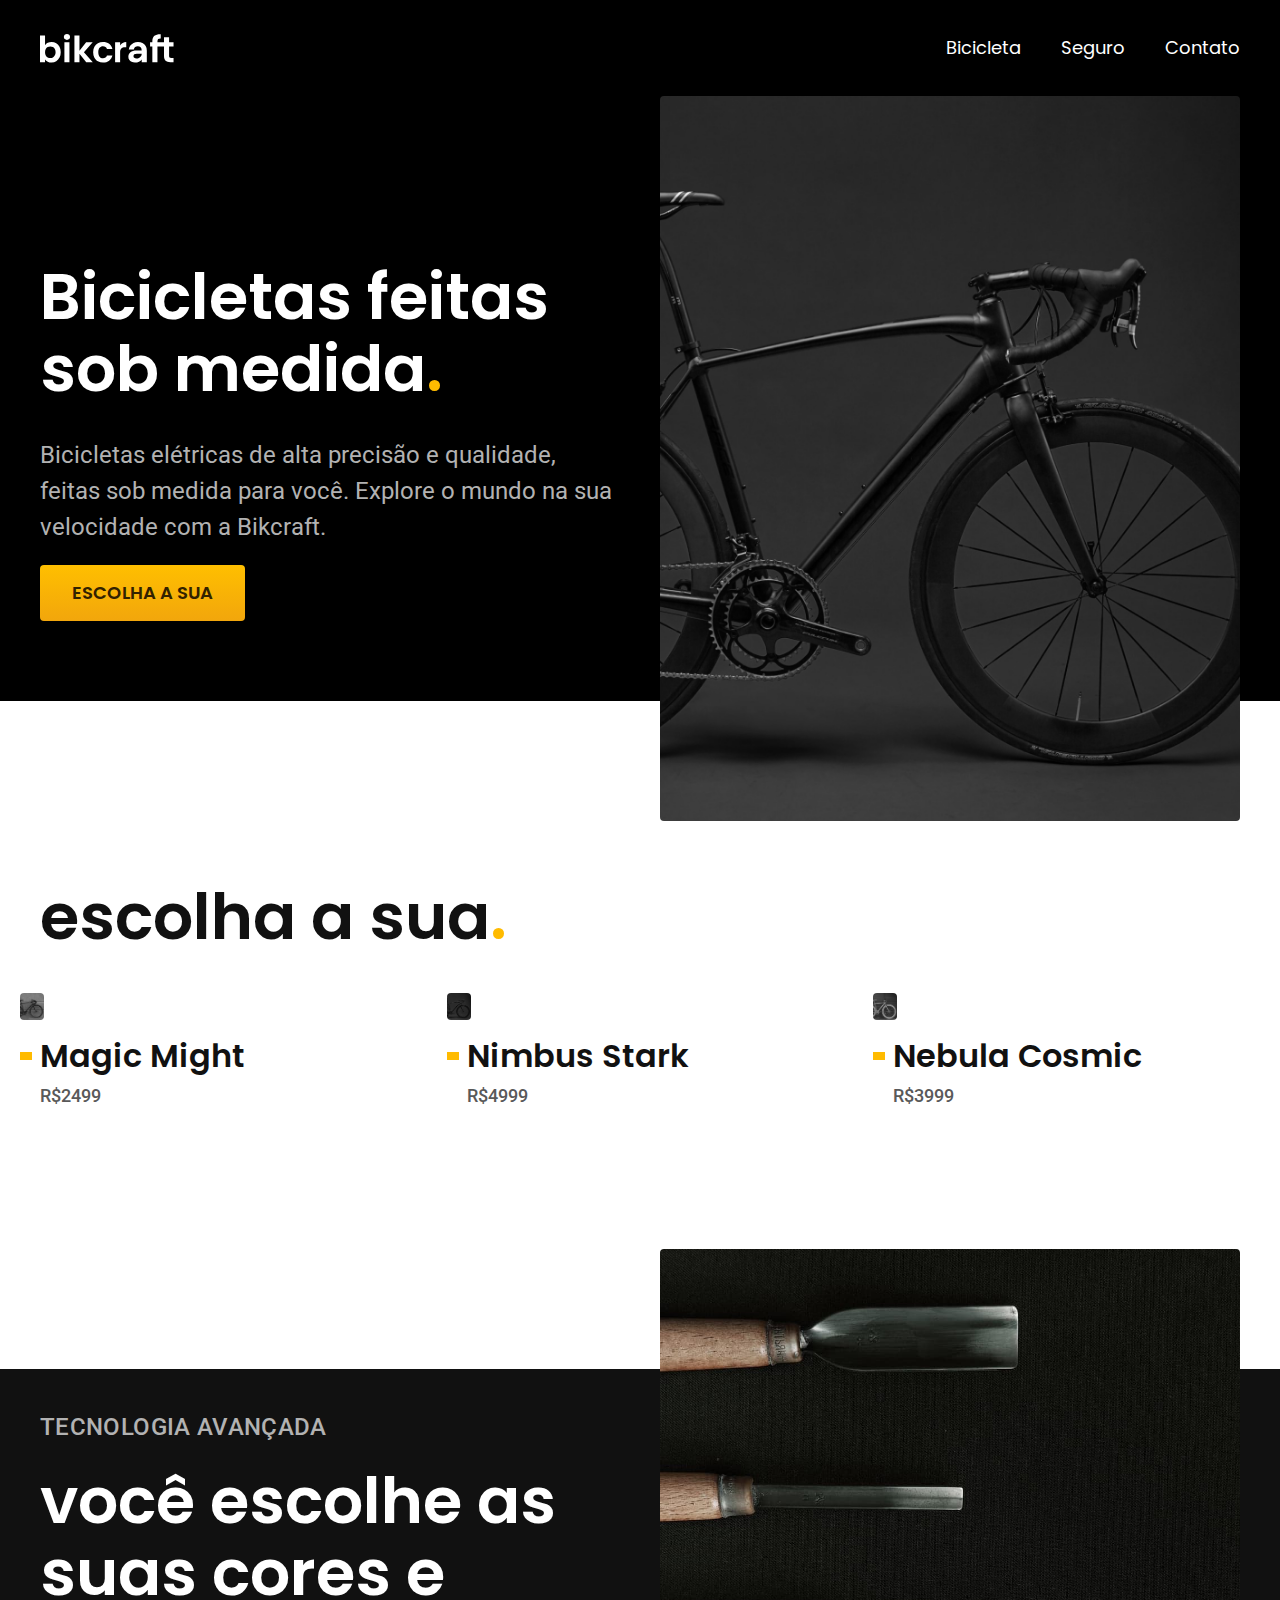
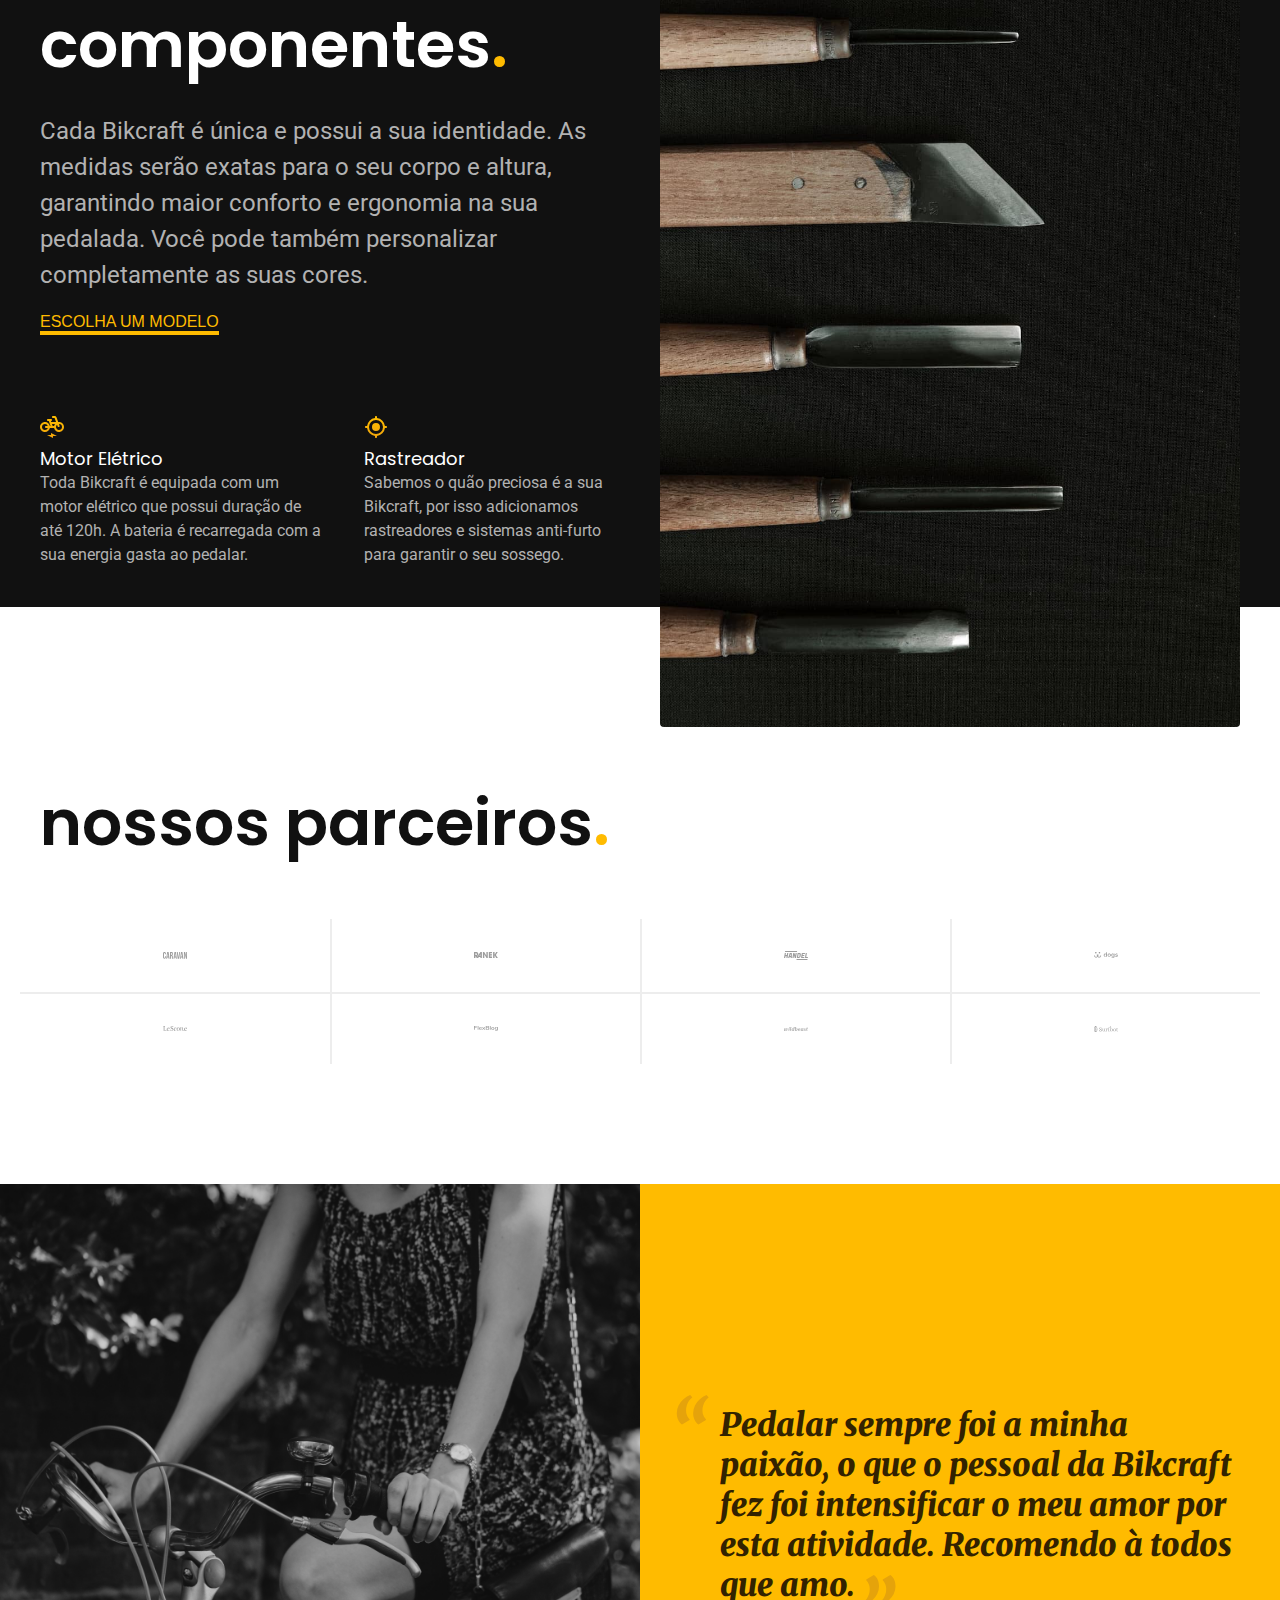
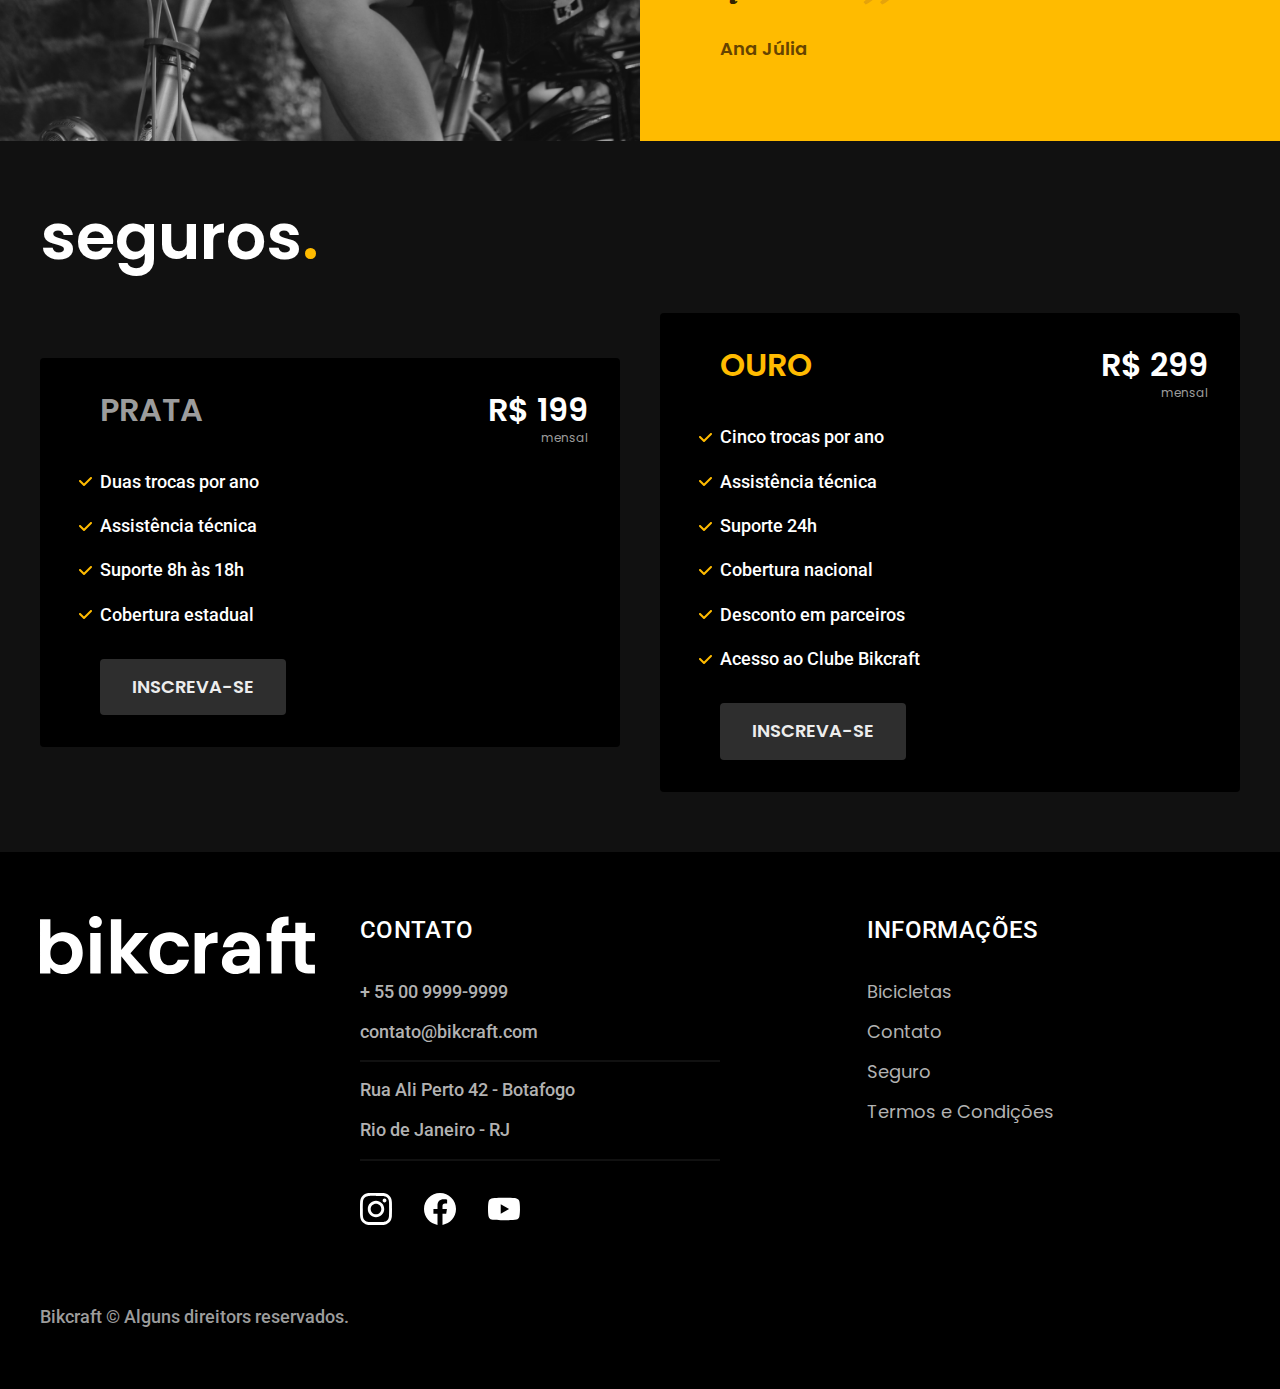
<file: index.html>
<!DOCTYPE html>
<html lang="pt-br">

<head>
  <meta charset="UTF-8">
  <meta name="viewport" content="width=device-width, initial-scale=1.0">
  <meta name="description" content="Bicicletas elétricas de alta precisão e qualidade, feitas sob medida para você. Explore o mundo na sua velocidade com a Bikcraft">
  <link rel="stylesheet" href="./css/style.css">
  <title>Bikcraft - Bicicletas Elétricas</title>
  <link rel="preconnect" href="https://fonts.googleapis.com">
  <link rel="preconnect" href="https://fonts.gstatic.com" crossorigin>
  <link href="https://fonts.googleapis.com/css2?family=Merriweather:ital,wght@1,900&family=Poppins:wght@400;600&family=Roboto:wght@400;500&display=swap" rel="stylesheet">
</head>

<body>
  <header class="header-bg">
    <div class="header container">
      <a href="./">
        <img src="./img/bikcraft.svg" alt="Bikcraft">
      </a>
      <nav aria-label="primaria">
        <ul class="header-menu font-1-m cor-0">
          <li><a href="./bicicletas.html">Bicicleta</a></li>
          <li><a href="./seguros.html">Seguro</a></li>
          <li><a href="./contato.html">Contato</a></li>
        </ul>
      </nav>
    </div>
  </header>
  <main class="introducao-bg">
    <div class="container introducao">
      <div class="introducao-conteudo">
        <h1 class="font-1-xxl cor-0">Bicicletas feitas sob medida<span class=".cor-p1">.</span></h1>
        <p class="font-2-l cor-5">Bicicletas elétricas de alta precisão e qualidade, feitas sob medida para você. Explore o mundo na sua velocidade com a Bikcraft.</p>
        <a class="botao" href="./bicicletas.html">Escolha a sua</a>
      </div>
      <div>
        <img src="./img/fotos/introducao.jpg" alt="Bicicleta elétrica preta">
      </div>
    </div>
  </main>

  <article class="bicicletas-lista">
    <div>
      <h2 class="container font-1-xxl">escolha a sua<span class="cor-p1">.</span></h2>
    </div>
    <div>
      <ul>
        <li>
          <a href="./bicicletas/magic.html">
            <img src="./img/bicicletas/magic-home.jpg" alt="Bicicleta Preta">
            <h3 class="font-1-xl">Magic Might</h3>
            <span class="font-2-m cor-8">R$2499</span>
          </a>
        </li>
        <li>
          <a href="./bicicletas/nimbus.html">
            <img src="./img/bicicletas/nimbus-home.jpg" alt="Bicicleta Preta">
            <h3 class="font-1-xl">Nimbus Stark</h3>
            <span class="font-2-m cor-8">R$4999</span>
          </a>
        </li>
        <li>
          <a href="./bicicletas/nebula.html">
            <img src="./img/bicicletas/nebula-home.jpg" alt="Bicicleta Cinza">
            <h3 class="font-1-xl">Nebula Cosmic</h3>
            <span class="font-2-m cor-8">R$3999</span>
          </a>
        </li>
      </ul>
    </div>
  </article>

  <article class="tecnologia-bg">
    <div class="tecnologia container">
      <div class="tecnologia-conteudo">
        <span class="font-2-l-b cor-5">TECNOLOGIA AVANÇADA</span>
        <h2 class="font-1-xxl cor-0">você escolhe as suas cores e componentes<span class="cor-p1">.</span></h2>
        <p class="font-2-l cor-5">Cada Bikcraft é única e possui a sua identidade. As medidas serão exatas para o seu corpo e altura, garantindo maior conforto e ergonomia na sua pedalada. Você pode também personalizar completamente as suas cores.</p>
        <a class="link" href="./bicicletas.html">Escolha um modelo</a>
        <div class="tecnologia-vantagens">
          <div>
            <img class="icone" src="./img/icones/eletrica.svg" alt="">
            <h3 class="font-1-m cor-0">Motor Elétrico</h3>
            <p class="font-2-s cor-5">Toda Bikcraft é equipada com um motor elétrico que possui duração de até 120h. A bateria é recarregada com a sua energia gasta ao pedalar.</p>
          </div>
          <div>
            <img class="icone" src="./img/icones/rastreador.svg" alt="">
            <h3 class="font-1-m cor-0">Rastreador</h3>
            <p class="font-2-s cor-5">Sabemos o quão preciosa é a sua Bikcraft, por isso adicionamos rastreadores e sistemas anti-furto para garantir o seu sossego.</p>
          </div>
        </div>
      </div>
      <div class="tecnologia-imagem">
        <img src="./img/fotos/tecnologia.jpg" alt="">
      </div>
    </div>
  </article>

  <section class="parceiros" aria-label="Nossos Parceiros">
    <h2 class="container font-1-xxl">nossos parceiros<span class="cor-p1">.</span></h2>
    <ul>
      <li><img src="./img/parceiros/caravan.svg" alt="caravan"></li>
      <li><img src="./img/parceiros/ranek.svg" alt="ranek"></li>
      <li><img src="./img/parceiros/handel.svg" alt="handel"></li>
      <li><img src="./img/parceiros/dogs.svg" alt="dogs"></li>
      <li><img src="./img/parceiros/lescone.svg" alt="lescone"></li>
      <li><img src="./img/parceiros/flexblog.svg" alt="flexblog."></li>
      <li><img src="./img/parceiros/wildbeast.svg" alt="wildbeast"></li>
      <li><img src="./img/parceiros/surfbot.svg" alt="surfbot"></li>
    </ul>
  </section>

  <section class="depoimento" aria-label="Depoimento">
    <div>
      <img src="./img/fotos/depoimento.jpg" alt="Pessoa pedalando">
    </div>
    <div class="depoimento-conteudo">
      <blockquote class="font-1-xl cor-p5">
        <p>Pedalar sempre foi a minha paixão, o que o pessoal da Bikcraft fez foi intensificar o meu amor por esta atividade. Recomendo à todos que amo.</p>
      </blockquote>
      <span class="font-1-m-b cor-p4">Ana Júlia</span>
    </div>
  </section>

  <article class="seguros-bg">
    <div class="seguros container">
      <h2 class="font-1-xxl cor-0">seguros<span class="cor-p1">.</span></h2>

      <div class="seguros-item">
        <h3 class="font-1-xl cor-6">PRATA</h3>
        <span class="font-1-xl cor-0">R$ 199 <span class="font-1-xs cor-6">mensal</span></span>
        <ul class="font-2-m cor-0">
          <li>Duas trocas por ano</li>
          <li>Assistência técnica</li>
          <li>Suporte 8h às 18h</li>
          <li>Cobertura estadual</li>
        </ul>
        <a class="botao secundario" href="./orcamento.html">Inscreva-se</a>
      </div>

      <div class="seguros-item">
        <h3 class="font-1-xl cor-p1">OURO</h3>
        <span class="font-1-xl cor-0">R$ 299 <span class="font-1-xs cor-6">mensal</span></span>
        <ul class="font-2-m cor-0">
          <li>Cinco trocas por ano</li>
          <li>Assistência técnica</li>
          <li>Suporte 24h</li>
          <li>Cobertura nacional</li>
          <li>Desconto em parceiros</li>
          <li>Acesso ao Clube Bikcraft</li>
        </ul>
        <a class="botao secundario" href="./orcamento.html">Inscreva-se</a>
      </div>
    </div>
  </article>

  <footer class="footer-bg">
    <div class="footer container">
      <img src="./img/bikcraft.svg" alt="Logo Bikcraft">
      <div class="footer-contato">
        <h3 class="font-2-l-b cor-0">Contato</h3>
        <ul class="font-2-m cor-5">
          <li><a href="tel:+550099999999">+ 55 00 9999-9999</a></li>
          <li><a href="mailto:contato@bikcraft.com">contato@bikcraft.com</a></li>
          <li>Rua Ali Perto 42 - Botafogo</li>
          <li>Rio de Janeiro - RJ</li>
        </ul>
        <div class="footer-redes">
          <a href="./">
            <img src="./img/redes/instagram.svg" alt="Instagram">
          </a>
          <a href="./">
            <img src="./img/redes/facebook.svg" alt="Facebook">
          </a>
          <a href="./">
            <img src="./img/redes/youtube.svg" alt="Youtube">
          </a>
        </div>
      </div>
      <div class="footer-informacoes">
        <h3 class="font-2-l-b cor-0">Informações</h3>
        <nav>
          <ul class="font-1-m cor-5">
            <li><a href="./bicicletas.html">Bicicletas</a></li>
            <li><a href="./contato.html">Contato</a></li>
            <li><a href="./seguros.html">Seguro</a></li>
            <li><a href="./termos.html">Termos e Condições</a></li>
          </ul>
        </nav>
      </div>
      <p class="footer-copy font-2-m cor-6">Bikcraft © Alguns direitors reservados. </p>
    </div>
  </footer>
</body>

</html>
</file>
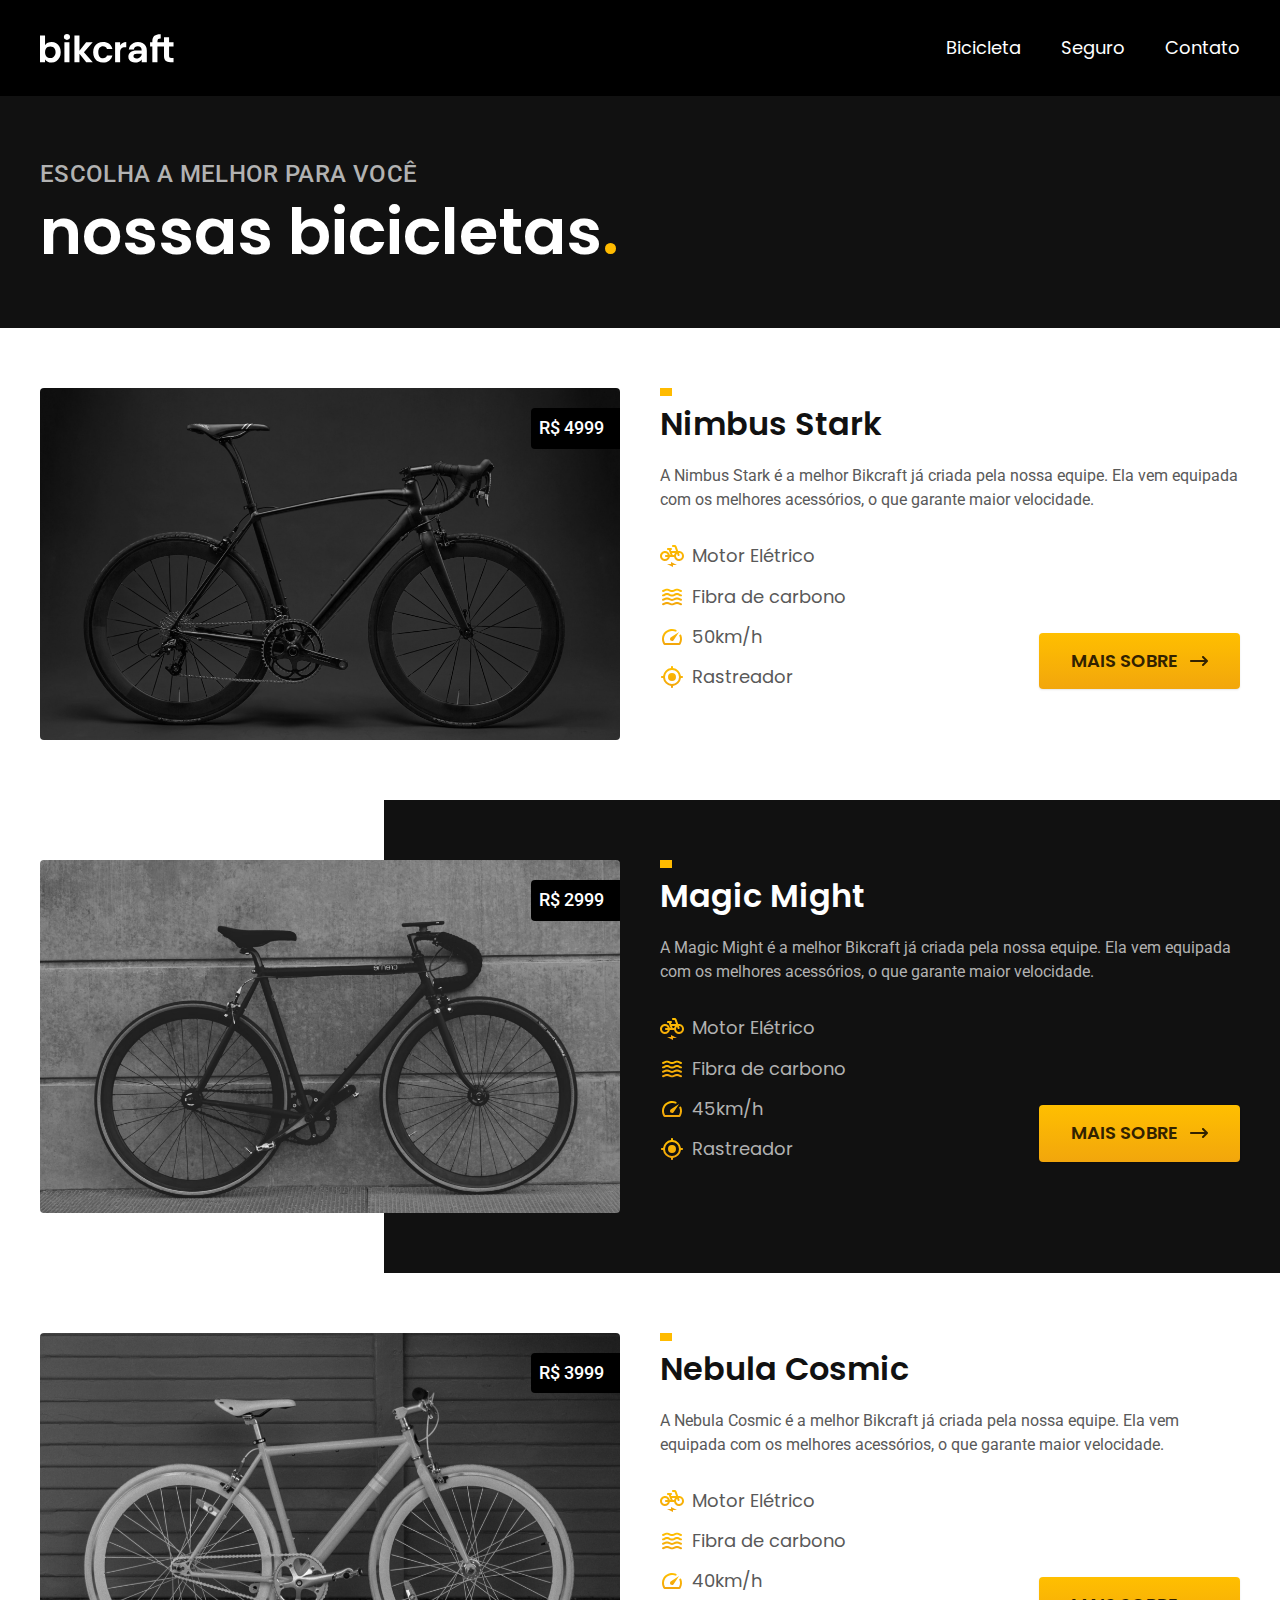
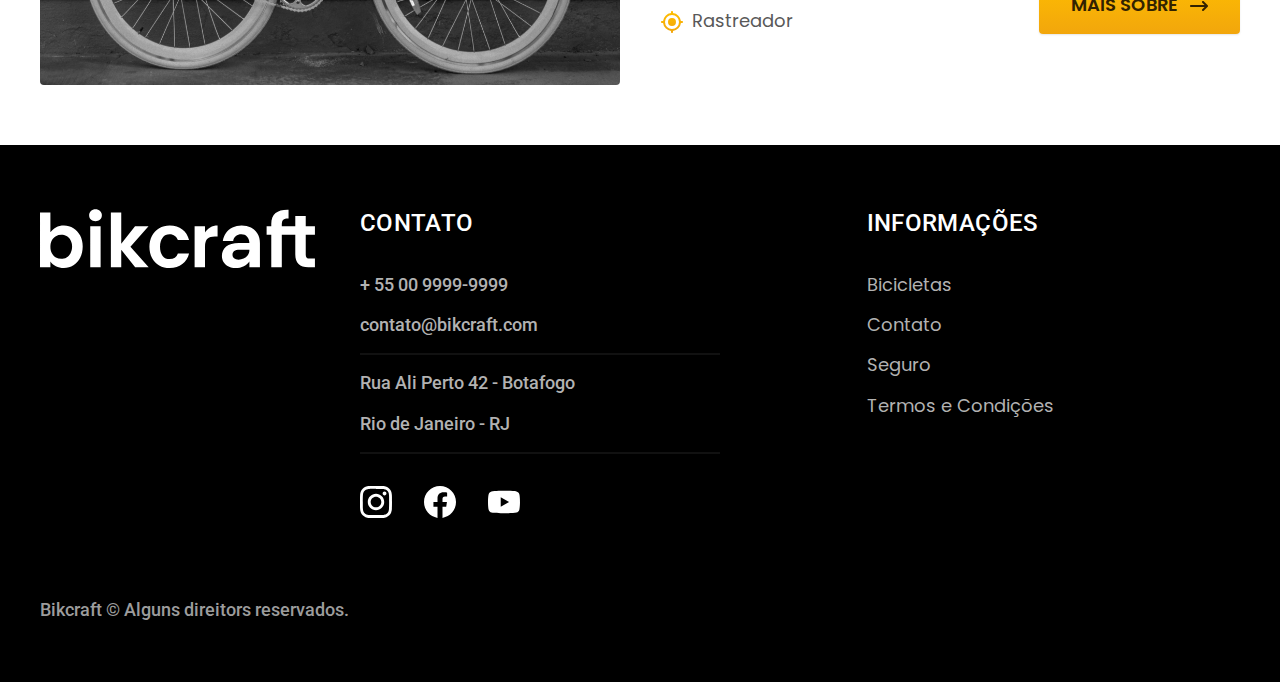
<file: bicicletas.html>
<!DOCTYPE html>
<html lang="pt-br">

<head>
  <meta charset="UTF-8">
  <meta name="viewport" content="width=device-width, initial-scale=1.0">
  <meta name="description" content="Bicicletas">
  <link rel="stylesheet" href="./css/style.css">
  <title>Bicicletas - Bikcraft</title>
  <link rel="preconnect" href="https://fonts.googleapis.com">
  <link rel="preconnect" href="https://fonts.gstatic.com" crossorigin>
  <link href="https://fonts.googleapis.com/css2?family=Poppins:wght@400;600&family=Roboto:wght@400;500&display=swap" rel="stylesheet">
</head>

<body id="bicicletas">
  <header class="header-bg">
    <div class="header container">
      <a href="./">
        <img src="./img/bikcraft.svg" alt="Bikcraft">
      </a>
      <nav aria-label="primaria">
        <ul class="header-menu font-1-m cor-0">
          <li><a href="./bicicletas.html">Bicicleta</a></li>
          <li><a href="./seguros.html">Seguro</a></li>
          <li><a href="./contato.html">Contato</a></li>
        </ul>
      </nav>
    </div>
  </header>

  <main>
    <div class="titulo-bg">
      <div class="titulo container">
        <p class="font-2-l-b cor-5">Escolha a melhor para você</p>
        <h1 class="font-1-xxl cor-0">nossas bicicletas<span class="cor-p1">.</span></h1>
      </div>
    </div>


    <div class="bicicletas container">
      <div class="bicicletas-img">
        <img src="./img/bicicletas/nimbus.jpg" alt="Bicicleta Preta">
        <span class="font-2-m cor-0">R$ 4999</span>
      </div>
      <div class="bicicletas-conteudo">
        <h2 class="font-1-xl">Nimbus Stark</h2>
        <p class="font-2-s cor-8">A Nimbus Stark é a melhor Bikcraft já criada pela nossa equipe. Ela vem equipada com os melhores acessórios, o que garante maior velocidade.</p>
        <ul class="font-1-m cor-8">
          <li><img src="./img/icones/eletrica.svg" alt="">Motor Elétrico</li>
          <li><img src="./img/icones/carbono.svg" alt="">Fibra de carbono</li>
          <li><img src="./img/icones/velocidade.svg" alt="">50km/h</li>
          <li><img src="./img/icones/rastreador.svg" alt="">Rastreador</li>
        </ul>
        <a class="botao seta" href="./bicicletas/nimbus.html">Mais Sobre</a>
      </div>
    </div>


    <div class="bicicletas-bg">
      <div class="bicicletas container">
        <div class="bicicletas-img">
          <img src="./img/bicicletas/magic.jpg" alt="Bicicleta Preta">
          <span class="font-2-m cor-0">R$ 2999</span>
        </div>
        <div class="bicicletas-conteudo">
          <h2 class="font-1-xl cor-0">Magic Might</h2>
          <p class="font-2-s cor-5">A Magic Might é a melhor Bikcraft já criada pela nossa equipe. Ela vem equipada com os melhores acessórios, o que garante maior velocidade.</p>
          <ul class="font-1-m cor-5">
            <li><img src="./img/icones/eletrica.svg" alt="">Motor Elétrico</li>
            <li><img src="./img/icones/carbono.svg" alt="">Fibra de carbono</li>
            <li><img src="./img/icones/velocidade.svg" alt="">45km/h</li>
            <li><img src="./img/icones/rastreador.svg" alt="">Rastreador</li>
          </ul>
          <a class="botao seta" href="./bicicletas/magic.html">Mais Sobre</a>
        </div>
      </div>
    </div>


    <div class="bicicletas container">
      <div class="bicicletas-img">
        <img src="./img/bicicletas/nebula.jpg" alt="Bicicleta Preta">
        <span class="font-2-m cor-0">R$ 3999</span>
      </div>
      <div class="bicicletas-conteudo">
        <h2 class="font-1-xl">Nebula Cosmic</h2>
        <p class="font-2-s cor-8">A Nebula Cosmic é a melhor Bikcraft já criada pela nossa equipe. Ela vem equipada com os melhores acessórios, o que garante maior velocidade.</p>
        <ul class="font-1-m cor-8">
          <li><img src="./img/icones/eletrica.svg" alt="">Motor Elétrico</li>
          <li><img src="./img/icones/carbono.svg" alt="">Fibra de carbono</li>
          <li><img src="./img/icones/velocidade.svg" alt="">40km/h</li>
          <li><img src="./img/icones/rastreador.svg" alt="">Rastreador</li>
        </ul>
        <a class="botao seta" href="./bicicletas/nebula.html">Mais Sobre</a>
      </div>
    </div>
  </main>


  <footer class="footer-bg">
    <div class="footer container">
      <img src="./img/bikcraft.svg" alt="Logo Bikcraft">
      <div class="footer-contato">
        <h3 class="font-2-l-b cor-0">Contato</h3>
        <ul class="font-2-m cor-5">
          <li><a href="tel:+550099999999">+ 55 00 9999-9999</a></li>
          <li><a href="mailto:contato@bikcraft.com">contato@bikcraft.com</a></li>
          <li>Rua Ali Perto 42 - Botafogo</li>
          <li>Rio de Janeiro - RJ</li>
        </ul>
        <div class="footer-redes">
          <a href="./">
            <img src="./img/redes/instagram.svg" alt="Instagram">
          </a>
          <a href="./">
            <img src="./img/redes/facebook.svg" alt="Facebook">
          </a>
          <a href="./">
            <img src="./img/redes/youtube.svg" alt="Youtube">
          </a>
        </div>
      </div>
      <div class="footer-informacoes">
        <h3 class="font-2-l-b cor-0">Informações</h3>
        <nav>
          <ul class="font-1-m cor-5">
            <li><a href="./bicicletas.html">Bicicletas</a></li>
            <li><a href="./contato.html">Contato</a></li>
            <li><a href="./seguros.html">Seguro</a></li>
            <li><a href="./termos.html">Termos e Condições</a></li>
          </ul>
        </nav>
      </div>
      <p class="footer-copy font-2-m cor-6">Bikcraft © Alguns direitors reservados. </p>
    </div>
  </footer>
</body>
</file>
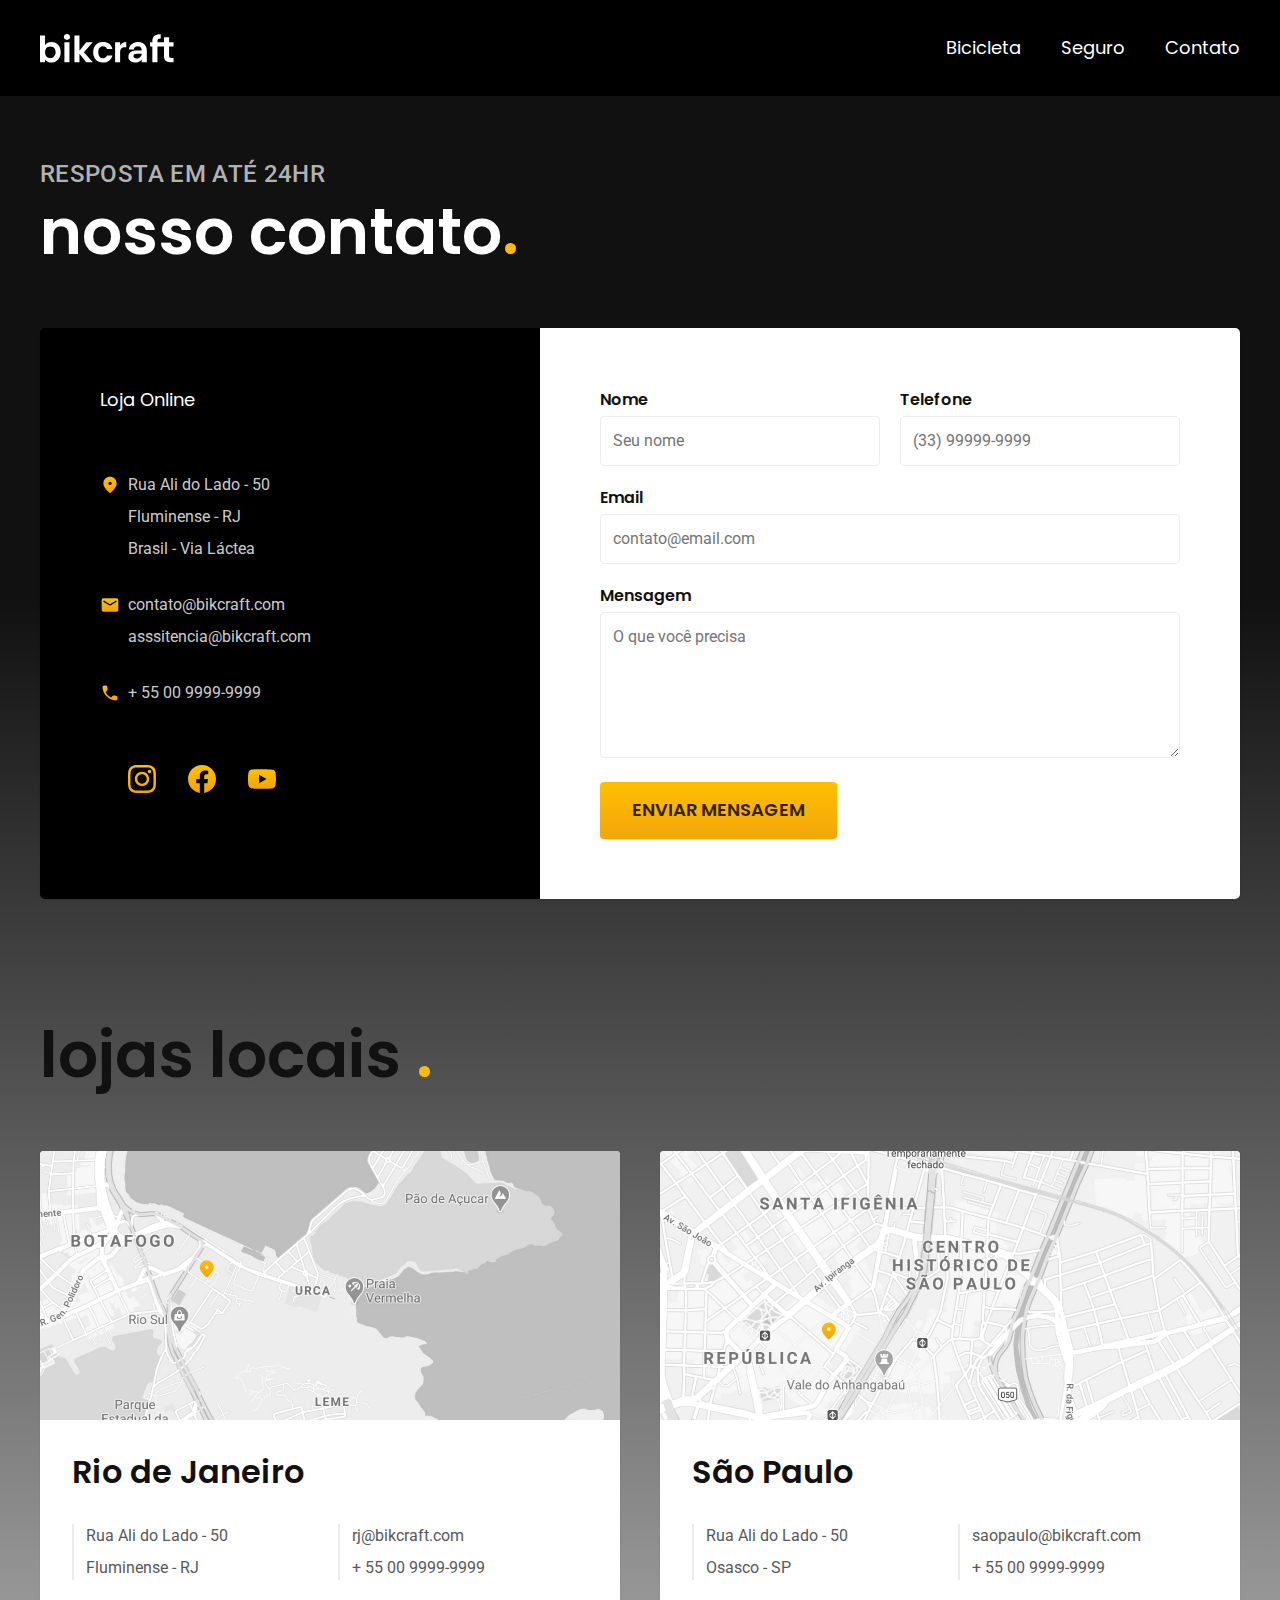
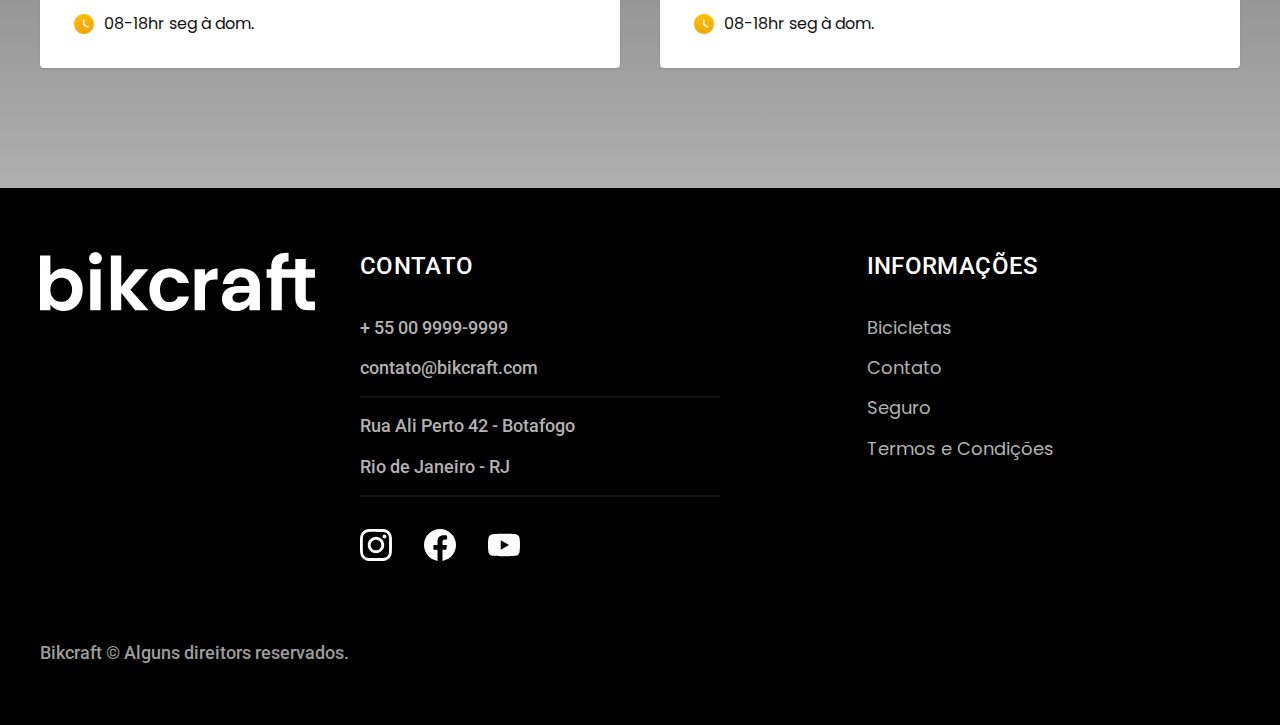
<file: contato.html>
<!DOCTYPE html>
<html lang="pt-br">

<head>
  <meta charset="UTF-8">
  <meta name="viewport" content="width=device-width, initial-scale=1.0">
  <meta name="description" content="Termos e Condições">
  <link rel="stylesheet" href="./css/style.css">
  <title>Contato - Bikcraft</title>
  <link rel="preconnect" href="https://fonts.googleapis.com">
  <link rel="preconnect" href="https://fonts.gstatic.com" crossorigin>
  <link href="https://fonts.googleapis.com/css2?family=Poppins:wght@400;600&family=Roboto:wght@400;500&display=swap" rel="stylesheet">
</head>

<body id="contato">
  <header class="header-bg">
    <div class="header container">
      <a href="./">
        <img src="./img/bikcraft.svg" alt="Bikcraft">
      </a>
      <nav aria-label="primaria">
        <ul class="header-menu font-1-m cor-0">
          <li><a href="./bicicletas.html">Bicicleta</a></li>
          <li><a href="./seguros.html">Seguro</a></li>
          <li><a href="./contato.html">Contato</a></li>
        </ul>
      </nav>
    </div>
  </header>

  <main>
    <div class="titulo-bg">
      <div class="titulo container">
        <p class="font-2-l-b cor-5">RESPOSTA EM ATÉ 24HR</p>
        <h1 class="font-1-xxl cor-0">nosso contato<span class="cor-p1">.</span></h1>
      </div>
    </div>

    <div class="contato container">
      <section aria-label="Endereço" class="contato-dados">
        <h2 class="font-1-m cor-0">Loja Online</h2>
        <div class="contato-endereco  font-2-s cor-4">
          <p>Rua Ali do Lado - 50</p>
          <p>Fluminense - RJ</p>
          <p>Brasil - Via Láctea </p>
        </div>
        <address class="contato-meios font-2-s cor-4">
          <a href="mailto:contato@bikcraft.com">contato@bikcraft.com</a>
          <a href="mailto:asssitencia@bikcraft.com">asssitencia@bikcraft.com</a>
          <a href="tel:+550099999999">+ 55 00 9999-9999</a>
        </address>
        <div class="contato-redes">
          <a href="./">
            <img src="./img/redes/instagram-p.svg" alt="Instagram">
          </a>
          <a href="./">
            <img src="./img/redes/facebook-p.svg" alt="Facebook">
          </a>
          <a href="./">
            <img src="./img/redes/youtube-p.svg" alt="Youtube">
          </a>
        </div>
      </section>
      <section aria-label="Formulário" class="contato-formulario">
        <form class="form" action="./contato.html">
          <div>
            <label for="nome">Nome</label>
            <input type="text" id="nome" name="nome" placeholder="Seu nome">
          </div>
          <div>
            <label for="telefone">Telefone</label>
            <input type="text" id="telefone" name="telefone" placeholder="(33) 99999-9999">
          </div>
          <div class="col-2">
            <label for="email">Email</label>
            <input type="text" id="email" name="email" placeholder="contato@email.com">
          </div>
          <div class="col-2">
            <label for="mensagem">Mensagem</label>
            <textarea rows="5" id="mensagem" name="mensagem" placeholder="O que você precisa"></textarea>
          </div>
          <button class="botao col-2">Enviar Mensagem</button>
        </form>
      </section>
    </div>
  </main>

  <article class="lojas container">
    <h2 class="font-1-xxl">lojas locais <span class="cor-p1">.</span></h2>
    <div class="lojas-item">
      <img src="./img/lojas/rj.jpg" alt="Endereço da loja">
      <div class="lojas-conteudo">
        <h3 class="font-1-xl">Rio de Janeiro</h3>
        <div class="lojas-dados font-2-s cor-8">
          <p>Rua Ali do Lado - 50</p>
          <p>Fluminense - RJ</p>
        </div>
        <div class="lojas-dados font-2-s cor-8">
          <a href="mailto:rj@bikcraft.com">rj@bikcraft.com</a>
          <a href="tel:+550099999999">+ 55 00 9999-9999</a>
        </div>
        <p class="lojas-tempo font-1-s"><img src="./img/icones/horario.svg" alt="">08-18hr seg à dom. </p>
      </div>
    </div>

    <div class="lojas-item">
      <img src="./img/lojas/sp.jpg" alt="Endereço da loja">
      <div class="lojas-conteudo">
        <h3 class="font-1-xl">São Paulo</h3>
        <div class="lojas-dados font-2-s cor-8">
          <p>Rua Ali do Lado - 50</p>
          <p>Osasco - SP</p>
        </div>
        <div class="lojas-dados font-2-s cor-8">
          <a href="mailto:saopaulo@bikcraft.com">saopaulo@bikcraft.com</a>
          <a href="tel:+550099999999">+ 55 00 9999-9999</a>
        </div>
        <p class="lojas-tempo font-1-s"><img src="./img/icones/horario.svg" alt="">08-18hr seg à dom. </p>
      </div>
    </div>
  </article>


  <footer class="footer-bg">
    <div class="footer container">
      <img src="./img/bikcraft.svg" alt="Logo Bikcraft">
      <div class="footer-contato">
        <h3 class="font-2-l-b cor-0">Contato</h3>
        <ul class="font-2-m cor-5">
          <li><a href="tel:+550099999999">+ 55 00 9999-9999</a></li>
          <li><a href="mailto:contato@bikcraft.com">contato@bikcraft.com</a></li>
          <li>Rua Ali Perto 42 - Botafogo</li>
          <li>Rio de Janeiro - RJ</li>
        </ul>
        <div class="footer-redes">
          <a href="./">
            <img src="./img/redes/instagram.svg" alt="Instagram">
          </a>
          <a href="./">
            <img src="./img/redes/facebook.svg" alt="Facebook">
          </a>
          <a href="./">
            <img src="./img/redes/youtube.svg" alt="Youtube">
          </a>
        </div>
      </div>
      <div class="footer-informacoes">
        <h3 class="font-2-l-b cor-0">Informações</h3>
        <nav>
          <ul class="font-1-m cor-5">
            <li><a href="./bicicletas.html">Bicicletas</a></li>
            <li><a href="./contato.html">Contato</a></li>
            <li><a href="./seguros.html">Seguro</a></li>
            <li><a href="./termos.html">Termos e Condições</a></li>
          </ul>
        </nav>
      </div>
      <p class="footer-copy font-2-m cor-6">Bikcraft © Alguns direitors reservados. </p>
    </div>
  </footer>
</body>
</file>
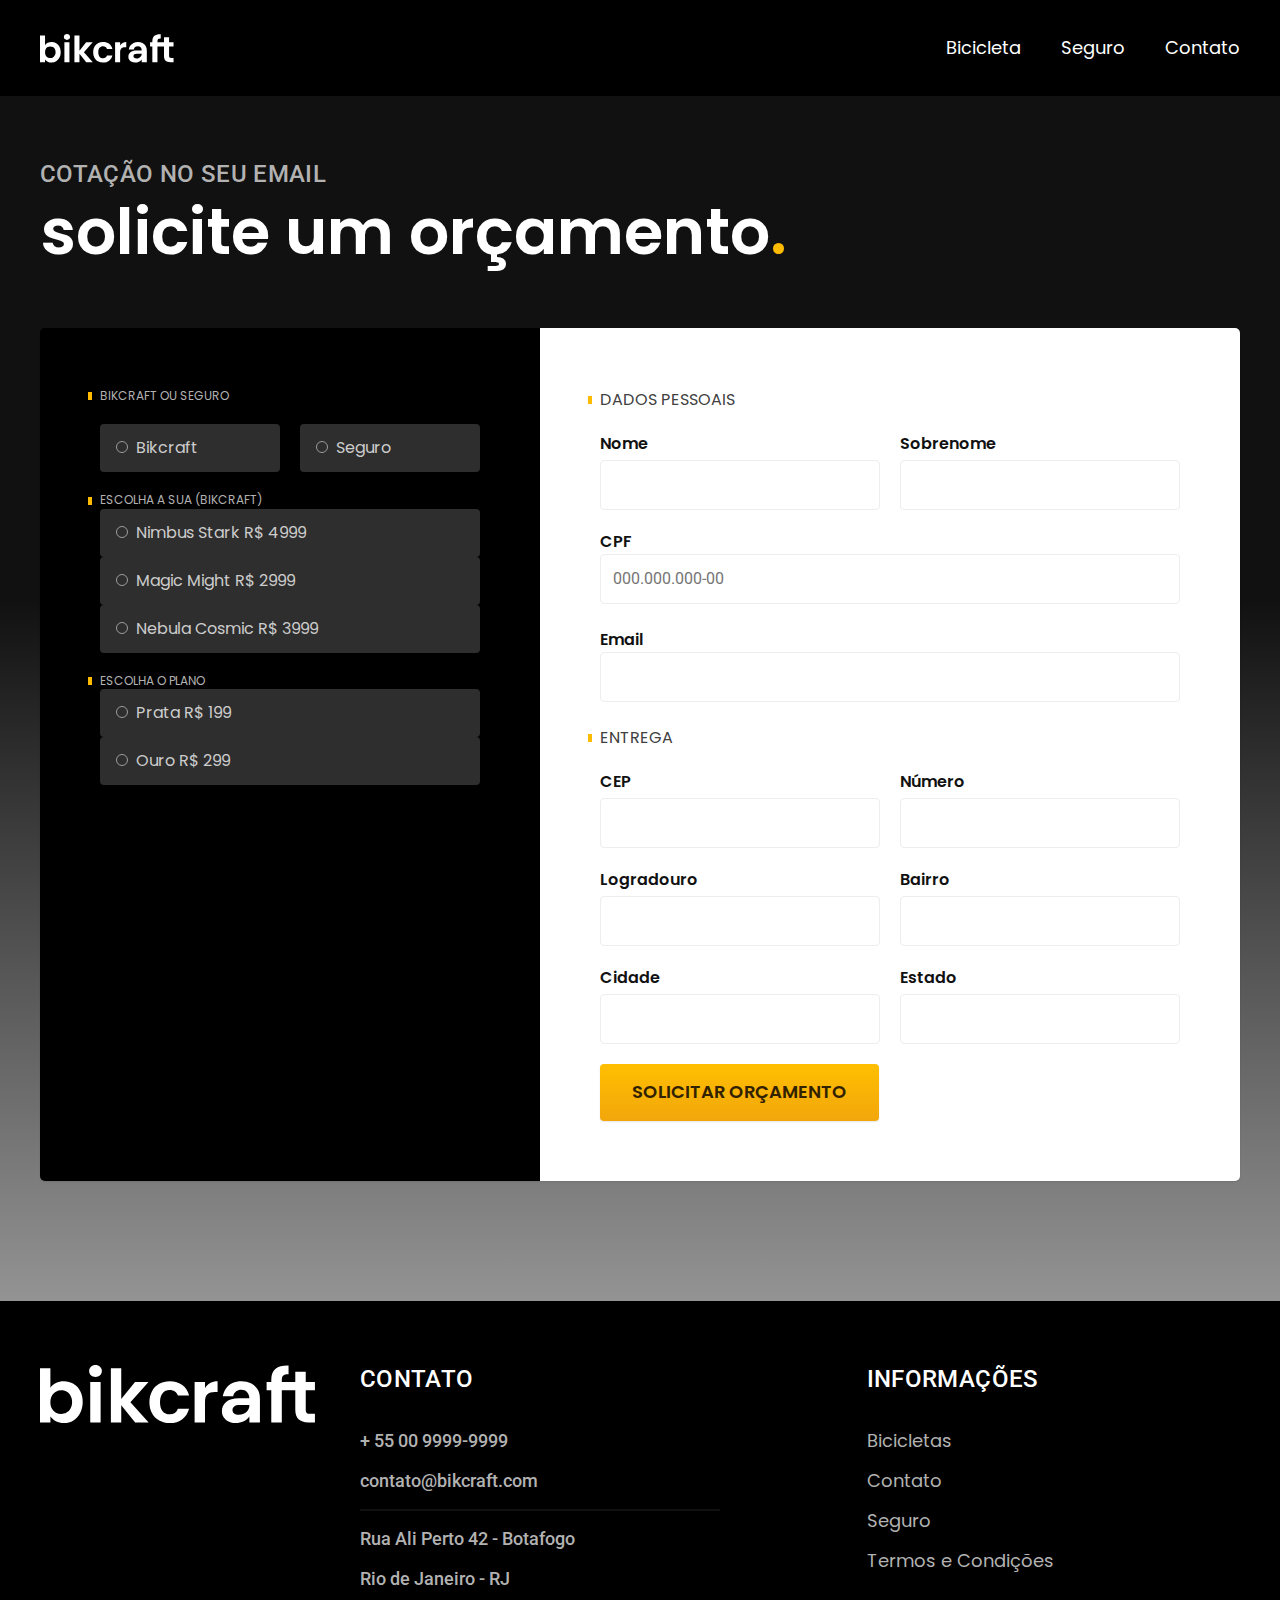
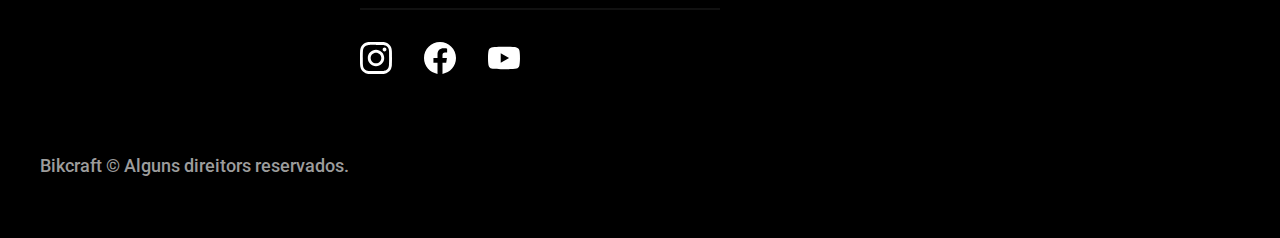
<file: orcamento.html>
<!DOCTYPE html>
<html lang="pt-br">

<head>
  <meta charset="UTF-8">
  <meta name="viewport" content="width=device-width, initial-scale=1.0">
  <meta name="description" content="Termos e Condições">
  <link rel="stylesheet" href="./css/style.css">
  <title>Orçamento - Bikcraft</title>
  <link rel="preconnect" href="https://fonts.googleapis.com">
  <link rel="preconnect" href="https://fonts.gstatic.com" crossorigin>
  <link href="https://fonts.googleapis.com/css2?family=Poppins:wght@400;600&family=Roboto:wght@400;500&display=swap" rel="stylesheet">
</head>

<body id="orcamento">
  <header class="header-bg">
    <div class="header container">
      <a href="./">
        <img src="./img/bikcraft.svg" alt="Bikcraft">
      </a>
      <nav aria-label="primaria">
        <ul class="header-menu font-1-m cor-0">
          <li><a href="./bicicletas.html">Bicicleta</a></li>
          <li><a href="./seguros.html">Seguro</a></li>
          <li><a href="./contato.html">Contato</a></li>
        </ul>
      </nav>
    </div>
  </header>

  <main>
    <div class="titulo-bg">
      <div class="titulo container">
        <p class="font-2-l-b cor-5">Cotação no seu email</p>
        <h1 class="font-1-xxl cor-0">solicite um orçamento<span class="cor-p1">.</span></h1>
      </div>
    </div>
    <form class="orcamento container" action="./">
      <div class="orcamento-produto">

        <h2 class="font-1-xs cor-5">Bikcraft ou Seguro</h2>
        <input type="radio" name="tipo" value="bikcraft" id="bikcraft">
        <label for="bikcraft">Bikcraft</label>
        <input type="radio" name="tipo" value="seguros" id="seguros">
        <label for="seguros">Seguro</label>

        <div class="orcamento-conteudo" id="orcamento-bikcraft">
          <h2 class="font-1-xs cor-5"> Escolha a sua (Bikcraft)</h2>

          <input type="radio" name="produto" value="nimbus" id="nimbus">
          <label for="nimbus">Nimbus Stark <span>R$ 4999</span></label>
          <input type="radio" name="produto" value="magic" id="magic">
          <label for="magic">Magic Might <span>R$ 2999</span></label>
          <input type="radio" name="produto" value="nebula" id="nebula">
          <label for="nebula">Nebula Cosmic <span>R$ 3999</span></label>
        </div>

        <div class="orcamento-conteudo" id="orcamento-seguro">
          <h2 class="font-1-xs cor-5">Escolha o plano</h2>

          <input type="radio" name="produto" value="prata" id="prata">
          <label for="prata">Prata <span>R$ 199</span></label>
          <input type="radio" name="produto" value="ouro" id="ouro">
          <label for="ouro">Ouro <span>R$ 299</span></label>
        </div>

      </div>
      <div class="orcamento-dados form">
        <h2 class="font-1-s cor-9 col-2">dados pessoais</h2>
        <div>
          <label for="nome">Nome</label>
          <input type="text" id="nome" name="nome">
        </div>
        <div>
          <label for="sobrenome">Sobrenome</label>
          <input type="text" id="sobrenome" name="sobrenome">
        </div>
        <div class="col-2">
          <label for="cpf">CPF</lael>
            <input type="text" id="cpf" nae="cpf" placeholder="000.000.000-00">
        </div>
        <div class="col-2">
          <label for="email">Email</lael>
            <input type="email" id="email" nae="email">
        </div>
        <h2 class="font-1-s cor-9 col-2">entrega</h2>
        <div>
          <label for="cep">CEP</label>
          <input type="text" id="cep" name="cep">
        </div>
        <div>
          <label for="numero">Número</label>
          <input type="text" id="numero" name="numero">
        </div>
        <div>
          <label for="logradouro">Logradouro</label>
          <input type="text" id="logradouro" name="logradouro">
        </div>
        <div>
          <label for="bairro">Bairro</label>
          <input type="text" id="bairro" name="bairro">
        </div>
        <div>
          <label for="cidade">Cidade</label>
          <input type="text" id="cidade" name="cidade">
        </div>
        <div>
          <label for="estado">Estado</label>
          <input type="text" id="estado" name="estado">
        </div>
        <button class="botao col-2">Solicitar Orçamento</button>
      </div>
    </form>
  </main>


  <footer class="footer-bg">
    <div class="footer container">
      <img src="./img/bikcraft.svg" alt="Logo Bikcraft">
      <div class="footer-contato">
        <h3 class="font-2-l-b cor-0">Contato</h3>
        <ul class="font-2-m cor-5">
          <li><a href="tel:+550099999999">+ 55 00 9999-9999</a></li>
          <li><a href="mailto:contato@bikcraft.com">contato@bikcraft.com</a></li>
          <li>Rua Ali Perto 42 - Botafogo</li>
          <li>Rio de Janeiro - RJ</li>
        </ul>
        <div class="footer-redes">
          <a href="./">
            <img src="./img/redes/instagram.svg" alt="Instagram">
          </a>
          <a href="./">
            <img src="./img/redes/facebook.svg" alt="Facebook">
          </a>
          <a href="./">
            <img src="./img/redes/youtube.svg" alt="Youtube">
          </a>
        </div>
      </div>
      <div class="footer-informacoes">
        <h3 class="font-2-l-b cor-0">Informações</h3>
        <nav>
          <ul class="font-1-m cor-5">
            <li><a href="./bicicletas.html">Bicicletas</a></li>
            <li><a href="./contato.html">Contato</a></li>
            <li><a href="./seguros.html">Seguro</a></li>
            <li><a href="./termos.html">Termos e Condições</a></li>
          </ul>
        </nav>
      </div>
      <p class="footer-copy font-2-m cor-6">Bikcraft © Alguns direitors reservados. </p>
    </div>
  </footer>
</body>
</file>
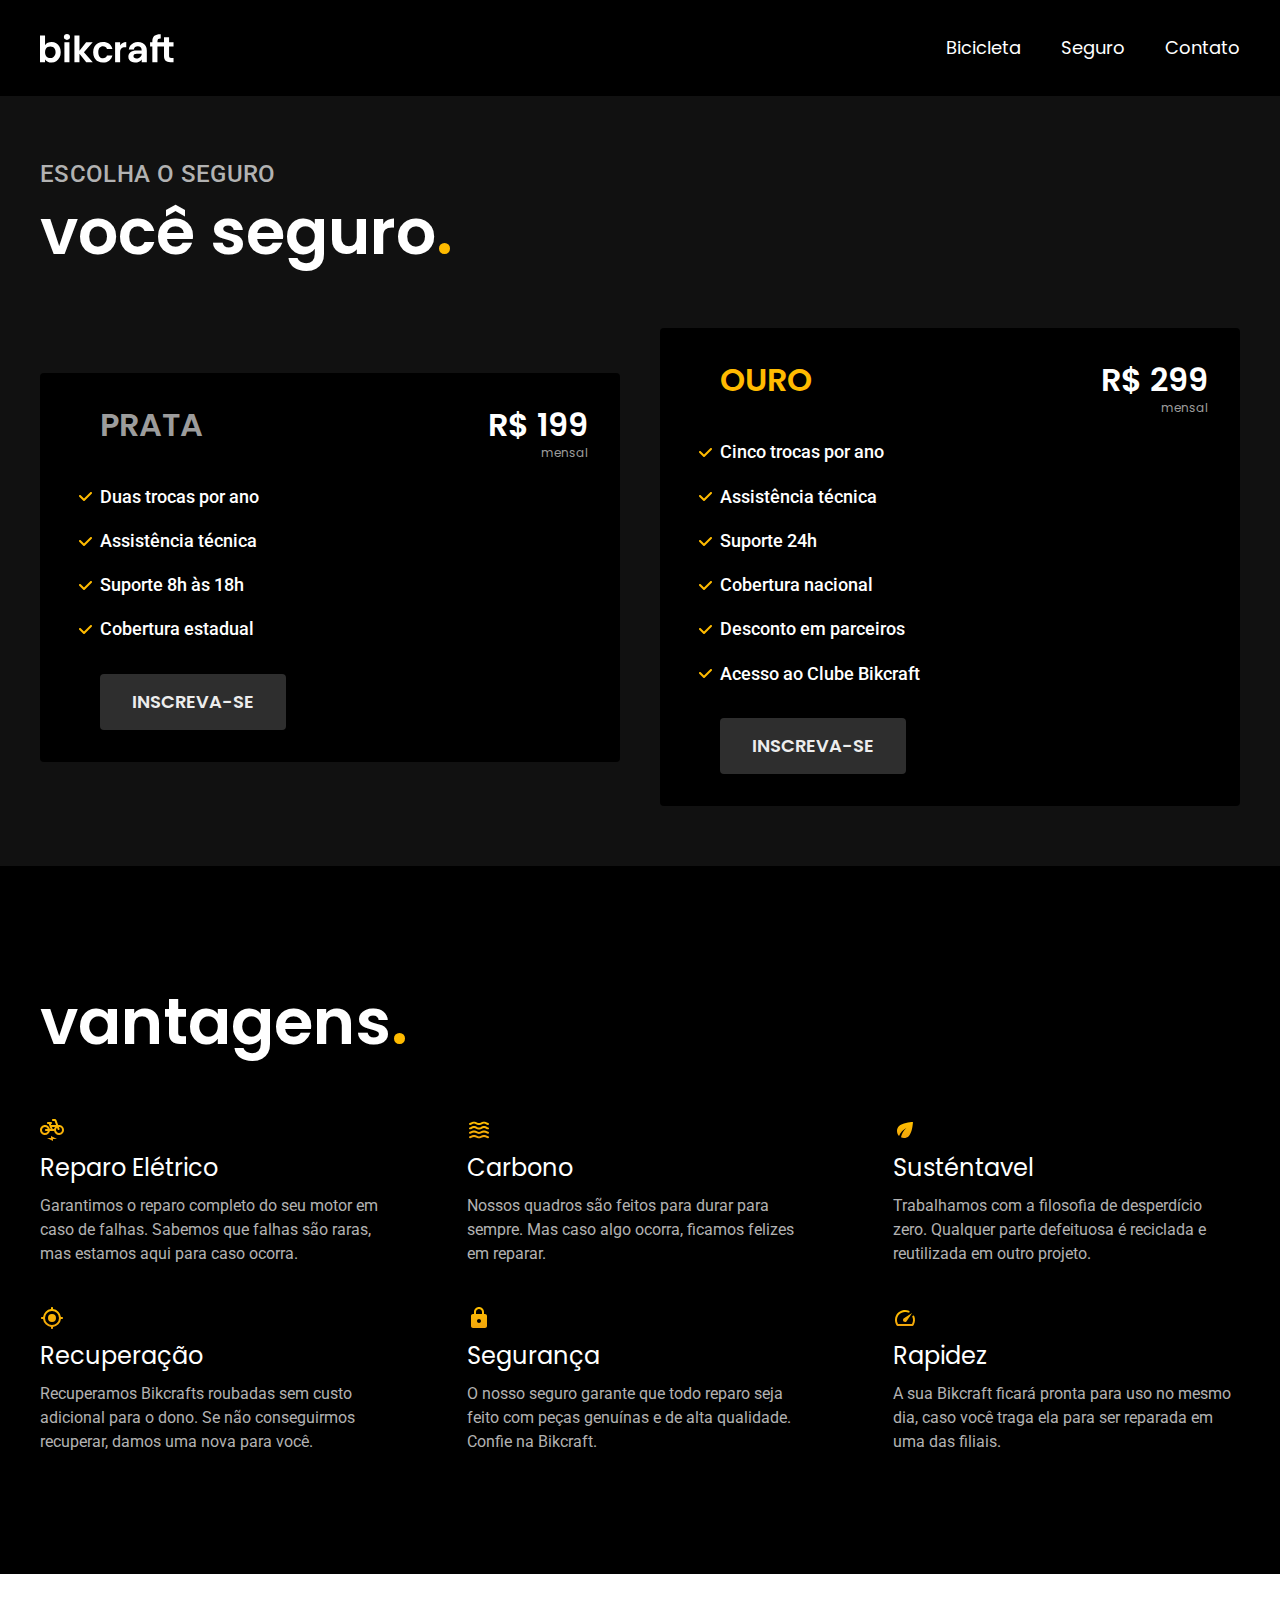
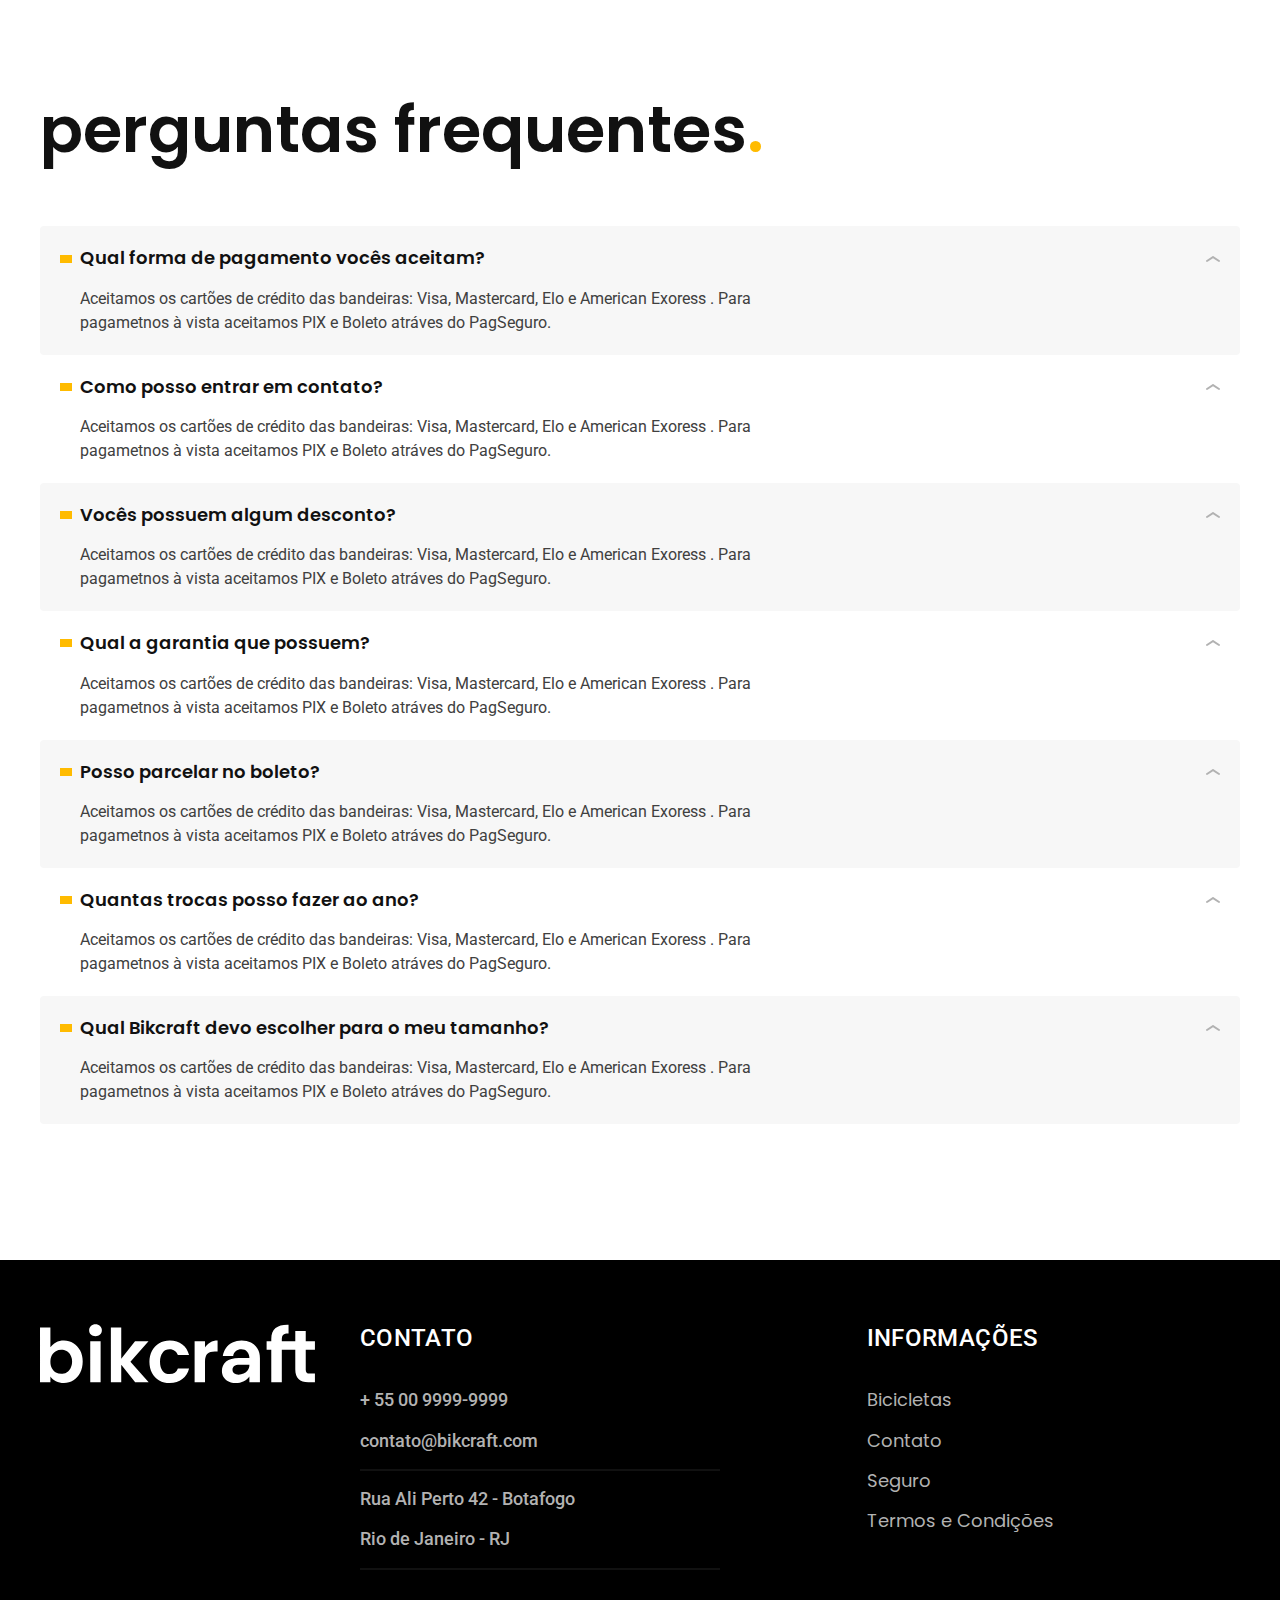
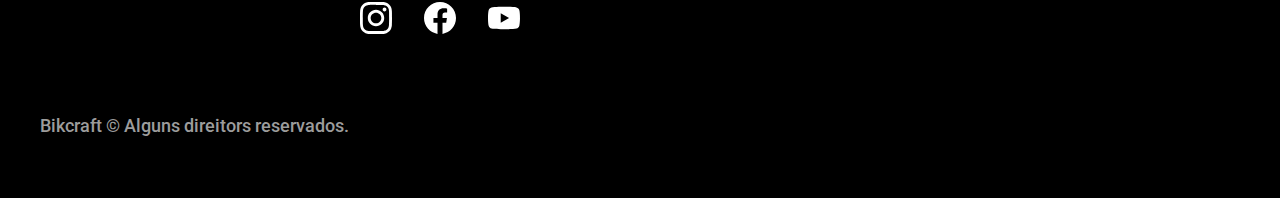
<file: seguros.html>
<!DOCTYPE html>
<html lang="pt-br">

<head>
  <meta charset="UTF-8">
  <meta name="viewport" content="width=device-width, initial-scale=1.0">
  <meta name="description" content="Termos e Condições">
  <link rel="stylesheet" href="./css/style.css">
  <title>Seguros - Bikcraft</title>
  <link rel="preconnect" href="https://fonts.googleapis.com">
  <link rel="preconnect" href="https://fonts.gstatic.com" crossorigin>
  <link href="https://fonts.googleapis.com/css2?family=Poppins:wght@400;600&family=Roboto:wght@400;500&display=swap" rel="stylesheet">
</head>

<body id="seguros">
  <header class="header-bg">
    <div class="header container">
      <a href="./">
        <img src="./img/bikcraft.svg" alt="Bikcraft">
      </a>
      <nav aria-label="primaria">
        <ul class="header-menu font-1-m cor-0">
          <li><a href="./bicicletas.html">Bicicleta</a></li>
          <li><a href="./seguro.html">Seguro</a></li>
          <li><a href="./contato.html">Contato</a></li>
        </ul>
      </nav>
    </div>
  </header>

  <main class="seguros-bg">
    <div class="titulo-bg">
      <div class="titulo container">
        <p class="font-2-l-b cor-5">Escolha o seguro</p>
        <h1 class="font-1-xxl cor-0">você seguro<span class="cor-p1">.</span></h1>
      </div>
    </div>


    <div class="seguros container">

      <div class="seguros-item">
        <h3 class="font-1-xl cor-6">PRATA</h3>
        <span class="font-1-xl cor-0">R$ 199 <span class="font-1-xs cor-6">mensal</span></span>
        <ul class="font-2-m cor-0">
          <li>Duas trocas por ano</li>
          <li>Assistência técnica</li>
          <li>Suporte 8h às 18h</li>
          <li>Cobertura estadual</li>
        </ul>
        <a class="botao secundario" href="./orcamento.html">Inscreva-se</a>
      </div>

      <div class="seguros-item">
        <h3 class="font-1-xl cor-p1">OURO</h3>
        <span class="font-1-xl cor-0">R$ 299 <span class="font-1-xs cor-6">mensal</span></span>
        <ul class="font-2-m cor-0">
          <li>Cinco trocas por ano</li>
          <li>Assistência técnica</li>
          <li>Suporte 24h</li>
          <li>Cobertura nacional</li>
          <li>Desconto em parceiros</li>
          <li>Acesso ao Clube Bikcraft</li>
        </ul>
        <a class="botao secundario" href="./orcamento.html">Inscreva-se</a>
      </div>
    </div>

  </main>

  <article class="vantagens-bg">
    <div class="vantagens container">
      <h2 class="font-1-xxl cor-0">vantagens<span class="cor-p1">.</span></h2>
      <ul>
        <li> <img src="./img/icones/eletrica.svg" alt="">
          <h3 class="font-1-l cor-0">Reparo Elétrico</h3>
          <p class="font-2-s cor-5">Garantimos o reparo completo do seu motor em caso de falhas. Sabemos que falhas são raras, mas estamos aqui para caso ocorra.</p>
        </li>
        <li> <img src="./img/icones/carbono.svg" alt="">
          <h3 class="font-1-l cor-0">Carbono</h3>
          <p class="font-2-s cor-5">Nossos quadros são feitos para durar para sempre. Mas caso algo ocorra, ficamos felizes em reparar.</p>
        </li>
        <li> <img src="./img/icones/sustentavel.svg" alt="">
          <h3 class="font-1-l cor-0">Susténtavel</h3>
          <p class="font-2-s cor-5">Trabalhamos com a filosofia de desperdício zero. Qualquer parte defeituosa é reciclada e reutilizada em outro projeto.</p>
        </li>
        <li> <img src="./img/icones/rastreador.svg" alt="">
          <h3 class="font-1-l cor-0">Recuperação</h3>
          <p class="font-2-s cor-5">Recuperamos Bikcrafts roubadas sem custo adicional para o dono. Se não conseguirmos recuperar, damos uma nova para você.</p>
        </li>
        <li> <img src="./img/icones/seguro.svg" alt="">
          <h3 class="font-1-l cor-0">Segurança</h3>
          <p class="font-2-s cor-5">O nosso seguro garante que todo reparo seja feito com peças genuínas e de alta qualidade. Confie na Bikcraft.</p>
        </li>
        <li> <img src="./img/icones/velocidade.svg" alt="">
          <h3 class="font-1-l cor-0">Rapidez</h3>
          <p class="font-2-s cor-5">A sua Bikcraft ficará pronta para uso no mesmo dia, caso você traga ela para ser reparada em uma das filiais.</p>
        </li>
      </ul>
    </div>
  </article>

  <article class="perguntas container">
    <h2 class="font-1-xxl">perguntas frequentes<span class="cor-p1">.</span></h2>

    <dl>
      <div>
        <dt class="font-1-m-b">Qual forma de pagamento vocês aceitam?</dt>
        <dd class="font-2-s cor-9">Aceitamos os cartões de crédito das bandeiras: Visa, Mastercard, Elo e American Exoress . Para pagametnos à vista aceitamos PIX e Boleto atráves do PagSeguro. </dd>
      </div>
      <div>
        <dt class="font-1-m-b">Como posso entrar em contato?</dt>
        <dd class="font-2-s cor-9">Aceitamos os cartões de crédito das bandeiras: Visa, Mastercard, Elo e American Exoress . Para pagametnos à vista aceitamos PIX e Boleto atráves do PagSeguro. </dd>
      </div>
      <div>
        <dt class="font-1-m-b">Vocês possuem algum desconto?</dt>
        <dd class="font-2-s cor-9">Aceitamos os cartões de crédito das bandeiras: Visa, Mastercard, Elo e American Exoress . Para pagametnos à vista aceitamos PIX e Boleto atráves do PagSeguro. </dd>
      </div>
      <div>
        <dt class="font-1-m-b">Qual a garantia que possuem?</dt>
        <dd class="font-2-s cor-9">Aceitamos os cartões de crédito das bandeiras: Visa, Mastercard, Elo e American Exoress . Para pagametnos à vista aceitamos PIX e Boleto atráves do PagSeguro. </dd>
      </div>
      <div>
        <dt class="font-1-m-b">Posso parcelar no boleto?</dt>
        <dd class="font-2-s cor-9">Aceitamos os cartões de crédito das bandeiras: Visa, Mastercard, Elo e American Exoress . Para pagametnos à vista aceitamos PIX e Boleto atráves do PagSeguro. </dd>
      </div>
      <div>
        <dt class="font-1-m-b">Quantas trocas posso fazer ao ano?</dt>
        <dd class="font-2-s cor-9">Aceitamos os cartões de crédito das bandeiras: Visa, Mastercard, Elo e American Exoress . Para pagametnos à vista aceitamos PIX e Boleto atráves do PagSeguro. </dd>
      </div>
      <div>
        <dt class="font-1-m-b">Qual Bikcraft devo escolher para o meu tamanho?</dt>
        <dd class="font-2-s cor-9">Aceitamos os cartões de crédito das bandeiras: Visa, Mastercard, Elo e American Exoress . Para pagametnos à vista aceitamos PIX e Boleto atráves do PagSeguro. </dd>
      </div>
    </dl>
  </article>


  <footer class="footer-bg">
    <div class="footer container">
      <img src="./img/bikcraft.svg" alt="Logo Bikcraft">
      <div class="footer-contato">
        <h3 class="font-2-l-b cor-0">Contato</h3>
        <ul class="font-2-m cor-5">
          <li><a href="tel:+550099999999">+ 55 00 9999-9999</a></li>
          <li><a href="mailto:contato@bikcraft.com">contato@bikcraft.com</a></li>
          <li>Rua Ali Perto 42 - Botafogo</li>
          <li>Rio de Janeiro - RJ</li>
        </ul>
        <div class="footer-redes">
          <a href="./">
            <img src="./img/redes/instagram.svg" alt="Instagram">
          </a>
          <a href="./">
            <img src="./img/redes/facebook.svg" alt="Facebook">
          </a>
          <a href="./">
            <img src="./img/redes/youtube.svg" alt="Youtube">
          </a>
        </div>
      </div>
      <div class="footer-informacoes">
        <h3 class="font-2-l-b cor-0">Informações</h3>
        <nav>
          <ul class="font-1-m cor-5">
            <li><a href="./bicicletas.html">Bicicletas</a></li>
            <li><a href="./contato.html">Contato</a></li>
            <li><a href="./seguros.html">Seguro</a></li>
            <li><a href="./termos.html">Termos e Condições</a></li>
          </ul>
        </nav>
      </div>
      <p class="footer-copy font-2-m cor-6">Bikcraft © Alguns direitors reservados. </p>
    </div>
  </footer>
</body>
</file>
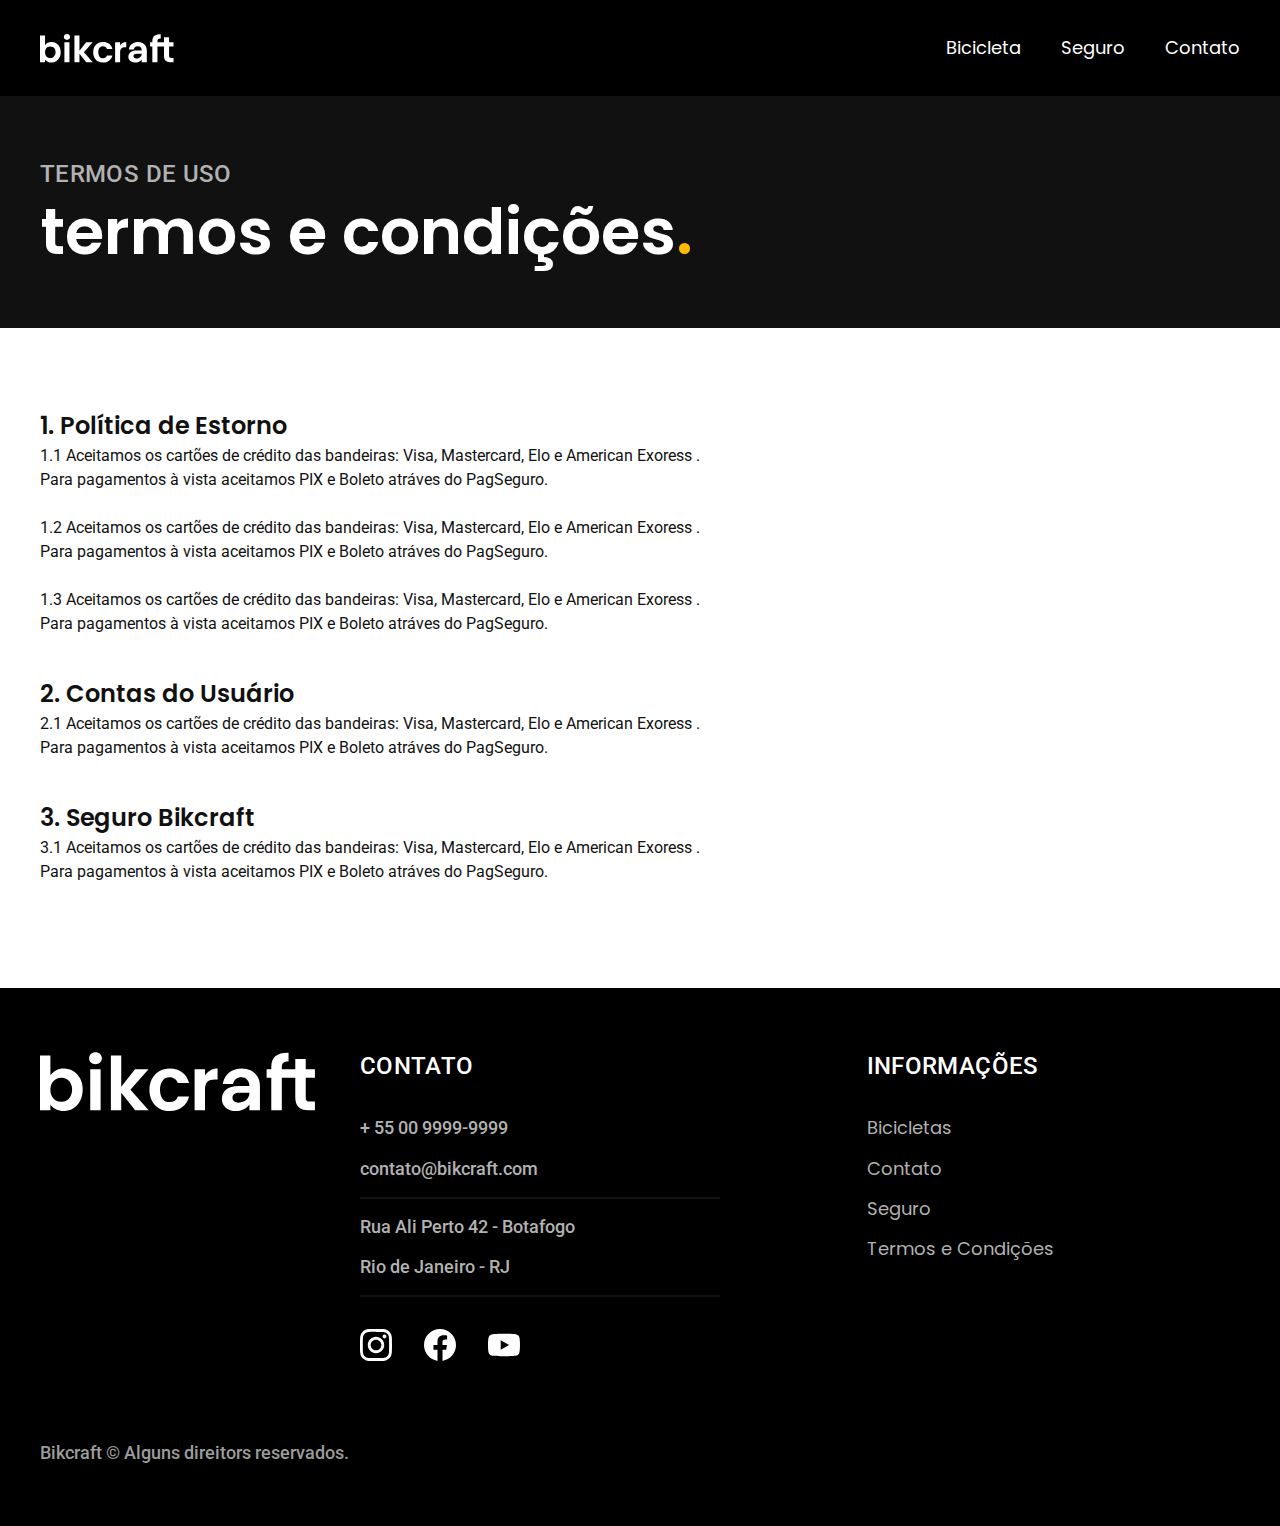
<file: termos.html>
<!DOCTYPE html>
<html lang="pt-br">

<head>
  <meta charset="UTF-8">
  <meta name="viewport" content="width=device-width, initial-scale=1.0">
  <meta name="description" content="Termos e Condições">
  <link rel="stylesheet" href="./css/style.css">
  <title>Termos e Condições - Bikcraft</title>
  <link rel="preconnect" href="https://fonts.googleapis.com">
  <link rel="preconnect" href="https://fonts.gstatic.com" crossorigin>
  <link href="https://fonts.googleapis.com/css2?family=Poppins:wght@400;600&family=Roboto:wght@400;500&display=swap" rel="stylesheet">
</head>

<body id="termos">
  <header class="header-bg">
    <div class="header container">
      <a href="./">
        <img src="./img/bikcraft.svg" alt="Bikcraft">
      </a>
      <nav aria-label="primaria">
        <ul class="header-menu font-1-m cor-0">
          <li><a href="./bicicletas.html">Bicicleta</a></li>
          <li><a href="./seguros.html">Seguro</a></li>
          <li><a href="./contato.html">Contato</a></li>
        </ul>
      </nav>
    </div>
  </header>

  <main>
    <div class="titulo-bg">
      <div class="titulo container">
        <p class="font-2-l-b cor-5">Termos de uso</p>
        <h1 class="font-1-xxl cor-0">termos e condições<span class="cor-p1">.</span></h1>
      </div>
    </div>
    <div class="termos font-2-s cor-10 container">
      <h2 class="font-1-l cor-11">1. Política de Estorno</h2>
      <p>1.1 Aceitamos os cartões de crédito das bandeiras: Visa, Mastercard, Elo e American Exoress . Para pagamentos à vista aceitamos PIX e Boleto atráves do PagSeguro.</p>
      <p>1.2 Aceitamos os cartões de crédito das bandeiras: Visa, Mastercard, Elo e American Exoress . Para pagamentos à vista aceitamos PIX e Boleto atráves do PagSeguro.</p>
      <p>1.3 Aceitamos os cartões de crédito das bandeiras: Visa, Mastercard, Elo e American Exoress . Para pagamentos à vista aceitamos PIX e Boleto atráves do PagSeguro.</p>
      <h2 class="font-1-l cor-11">2. Contas do Usuário</h2>
      <p>2.1 Aceitamos os cartões de crédito das bandeiras: Visa, Mastercard, Elo e American Exoress . Para pagamentos à vista aceitamos PIX e Boleto atráves do PagSeguro.</p>
      <h2 class="font-1-l cor-11">3. Seguro Bikcraft</h2>
      <p>3.1 Aceitamos os cartões de crédito das bandeiras: Visa, Mastercard, Elo e American Exoress . Para pagamentos à vista aceitamos PIX e Boleto atráves do PagSeguro.</p>
    </div>
  </main>


  <footer class="footer-bg">
    <div class="footer container">
      <img src="./img/bikcraft.svg" alt="Logo Bikcraft">
      <div class="footer-contato">
        <h3 class="font-2-l-b cor-0">Contato</h3>
        <ul class="font-2-m cor-5">
          <li><a href="tel:+550099999999">+ 55 00 9999-9999</a></li>
          <li><a href="mailto:contato@bikcraft.com">contato@bikcraft.com</a></li>
          <li>Rua Ali Perto 42 - Botafogo</li>
          <li>Rio de Janeiro - RJ</li>
        </ul>
        <div class="footer-redes">
          <a href="./">
            <img src="./img/redes/instagram.svg" alt="Instagram">
          </a>
          <a href="./">
            <img src="./img/redes/facebook.svg" alt="Facebook">
          </a>
          <a href="./">
            <img src="./img/redes/youtube.svg" alt="Youtube">
          </a>
        </div>
      </div>
      <div class="footer-informacoes">
        <h3 class="font-2-l-b cor-0">Informações</h3>
        <nav>
          <ul class="font-1-m cor-5">
            <li><a href="./bicicletas.html">Bicicletas</a></li>
            <li><a href="./contato.html">Contato</a></li>
            <li><a href="./seguros.html">Seguro</a></li>
            <li><a href="./termos.html">Termos e Condições</a></li>
          </ul>
        </nav>
      </div>
      <p class="footer-copy font-2-m cor-6">Bikcraft © Alguns direitors reservados. </p>
    </div>
  </footer>
</body>
</file>
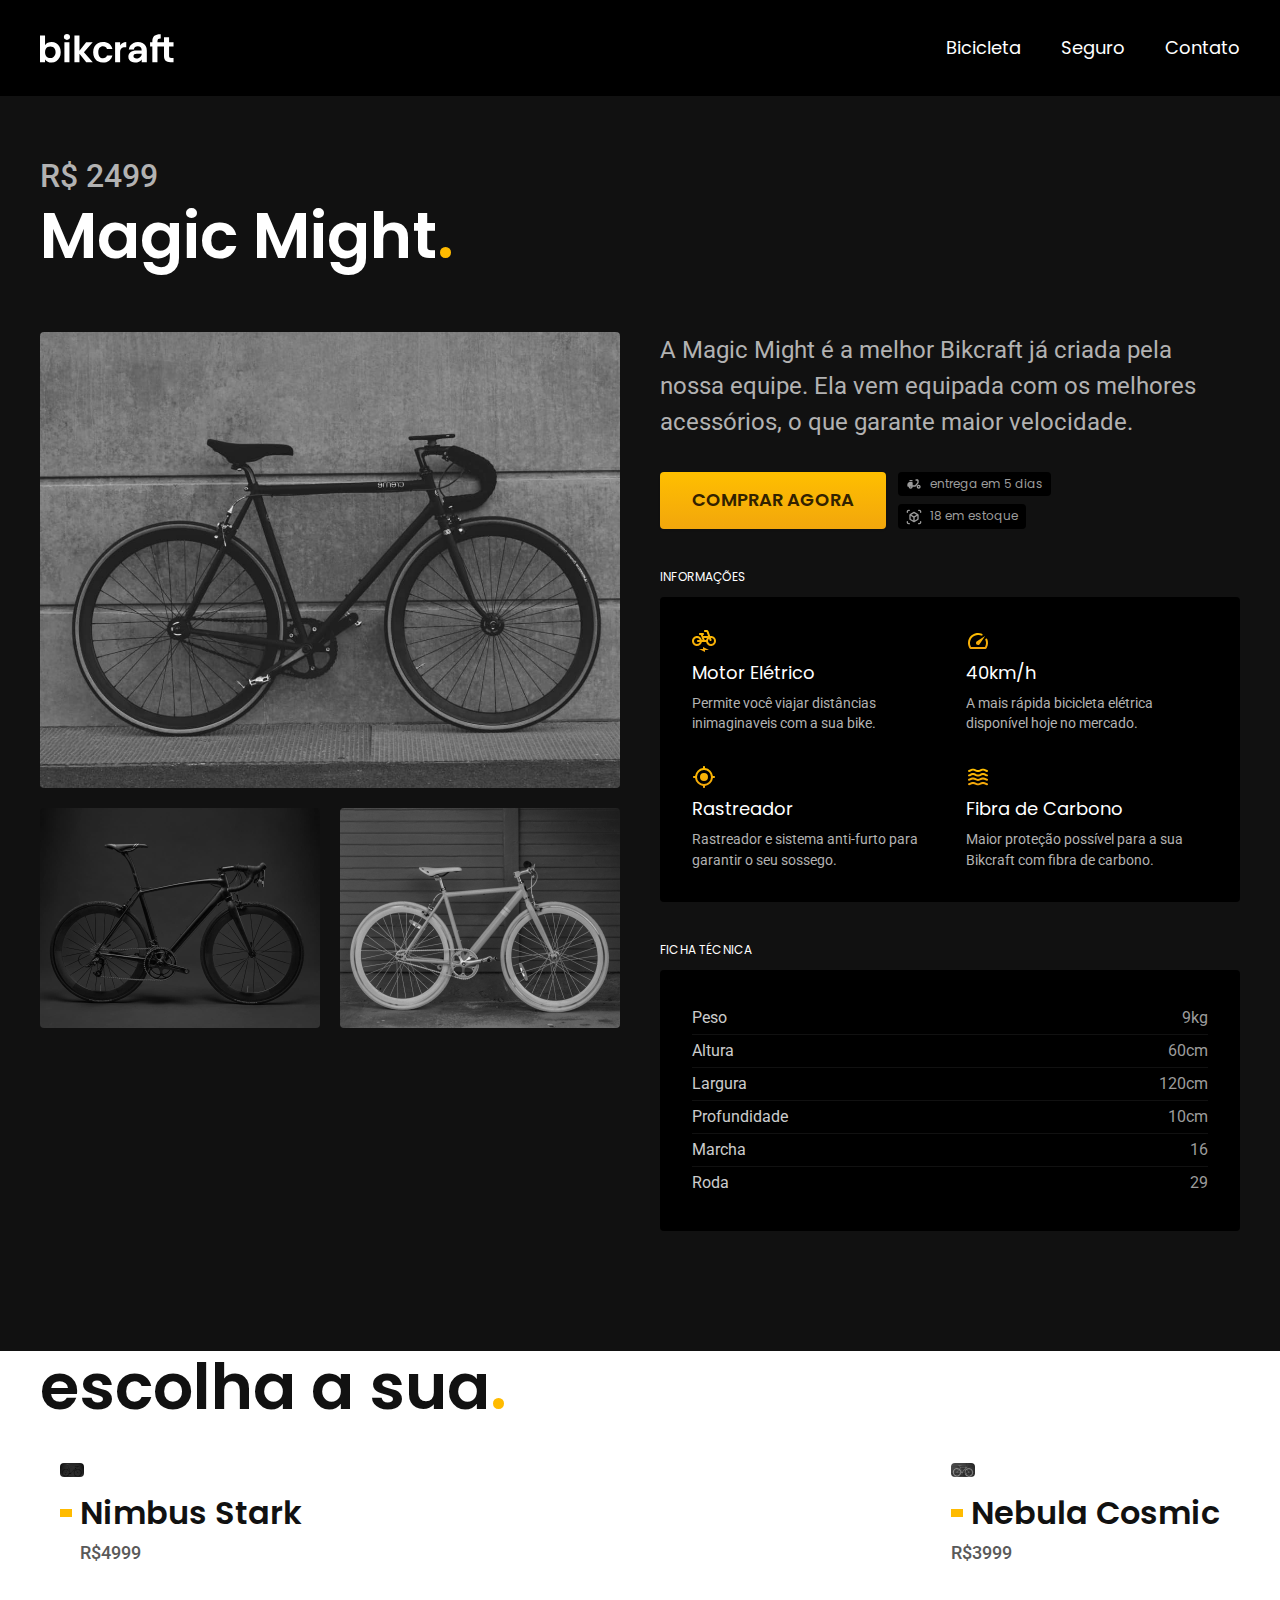
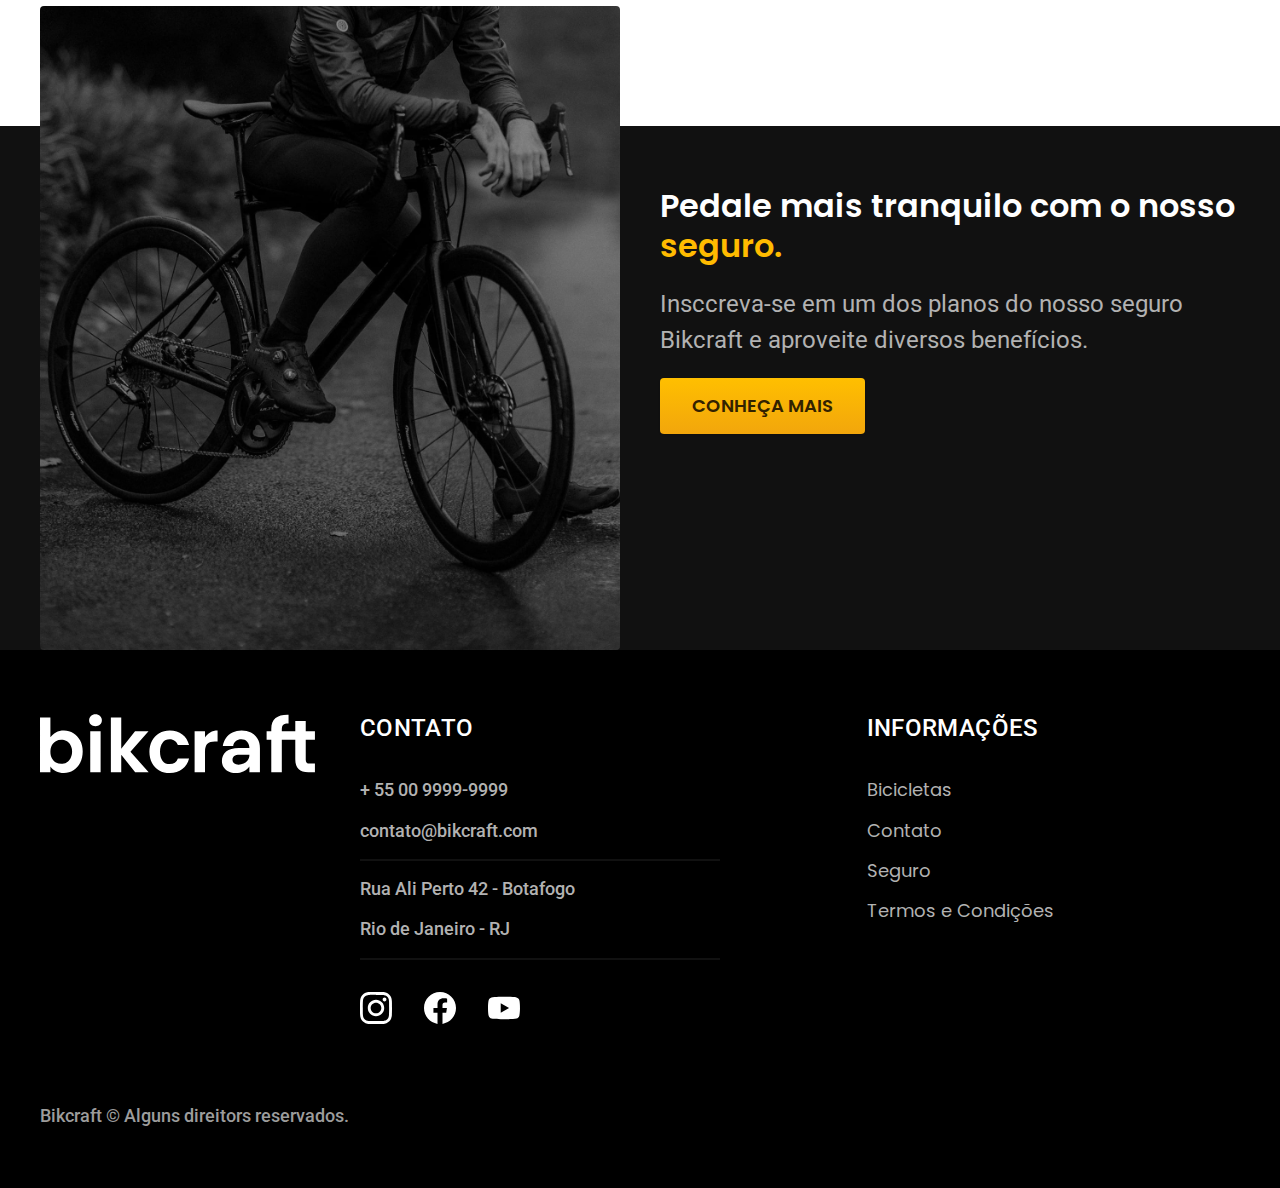
<file: bicicletas/magic.html>
<!DOCTYPE html>
<html lang="pt-br">

<head>
  <meta charset="UTF-8">
  <meta name="viewport" content="width=device-width, initial-scale=1.0">
  <meta name="description" content="Termos e Condições">
  <link rel="stylesheet" href="../css/style.css">
  <title>Magic - Bikcraft </title>
  <link rel="preconnect" href="https://fonts.googleapis.com">
  <link rel="preconnect" href="https://fonts.gstatic.com" crossorigin>
  <link href="https://fonts.googleapis.com/css2?family=Poppins:wght@400;600&family=Roboto:wght@400;500&display=swap" rel="stylesheet">
</head>

<body id="bicicleta">
  <header class="header-bg">
    <div class="header container">
      <a href="../">
        <img src="../img/bikcraft.svg" alt="Bikcraft">
      </a>
      <nav aria-label="primaria">
        <ul class="header-menu font-1-m cor-0">
          <li><a href="../bicicletas.html">Bicicleta</a></li>
          <li><a href="../seguros.html">Seguro</a></li>
          <li><a href="../contato.html">Contato</a></li>
        </ul>
      </nav>
    </div>
  </header>

  <main class="titulo-bg">
    <div>
      <div class="titulo container">
        <p class="font-2-xl cor-5"> R$ 2499</p>
        <h1 class=" font-1-xxl cor-0"> Magic Might<span class="cor-p1">.</span></h1>
      </div>
    </div>
    <div class="bicicleta container">
      <div class="bicicleta-imagens">
        <img src="../img/bicicleta/nimbus2.jpg" alt="">
        <img src="../img/bicicleta/nimbus1.jpg" alt="">
        <img src="../img/bicicleta/nimbus3.jpg" alt="">
      </div>
      <div class="bicicleta-conteudo">
        <p class="font-2-l cor-5">A Magic Might é a melhor Bikcraft já criada pela nossa equipe. Ela vem equipada com os melhores acessórios, o que garante maior velocidade.</p>
        <div class="bicicleta-comprar">
          <a href="../orcamento.html" class="botao">Comprar Agora</a>
          <span class="font-1-xs cor-6"><img src="../img/icones/entrega.svg" alt=""> entrega em 5 dias</span>
          <span class="font-1-xs cor-6"><img src="../img/icones/estoque.svg" alt=""> 18 em estoque</span>
        </div>

        <h2 class="font-1-xs cor-0">Informações</h2>
        <ul class="bicicleta-informacoes">
          <li>
            <img src="../img/icones/eletrica.svg" alt="">
            <h3 class="font-1-m cor-0">Motor Elétrico</h3>
            <p class="font-2-xs cor-5">Permite você viajar distâncias inimaginaveis com a sua bike.</p>
          </li>
          <li>
            <img src="../img/icones/velocidade.svg" alt="">
            <h3 class="font-1-m cor-0"> 40km/h </h3>
            <p class="font-2-xs cor-5">A mais rápida bicicleta elétrica disponível hoje no mercado.</p>
          </li>
          <li>
            <img src="../img/icones/rastreador.svg" alt="">
            <h3 class="font-1-m cor-0"> Rastreador </h3>
            <p class="font-2-xs cor-5">Rastreador e sistema anti-furto para garantir o seu sossego.</p>
          </li>
          <li>
            <img src="../img/icones/carbono.svg" alt="">
            <h3 class="font-1-m cor-0"> Fibra de Carbono </h3>
            <p class="font-2-xs cor-5">Maior proteção possível para a sua Bikcraft com fibra de carbono.</p>
          </li>
        </ul>
        <h2 class="font-1-xs cor-0">Ficha técnica</h2>
        <ul class="bicicleta-ficha font-2-s cor-4">
          <li>Peso <span>9kg</span></li>
          <li>Altura <span>60cm</span></li>
          <li>Largura <span>120cm</span></li>
          <li>Profundidade <span>10cm</span></li>
          <li>Marcha <span>16</span></li>
          <li>Roda <span>29</span></li>
        </ul>
      </div>
    </div>
  </main>

  <article class="bicicletas-lista container">
    <div>
      <h2 class="font-1-xxl">escolha a sua<span class="cor-p1">.</span></h2>
    </div>
    <div>
      <ul>
        <li>
          <a href="./nimbus.html">
            <img src="../img/bicicletas/nimbus.jpg" alt="Bicicleta Preta">
            <h3 class="font-1-xl">Nimbus Stark</h3>
            <span class="font-2-m cor-8">R$4999</span>
          </a>
        </li>
        <a href="./nebula.html">
          <img src="../img/bicicletas/nebula.jpg" alt="Bicicleta Cinza">
          <h3 class="font-1-xl">Nebula Cosmic</h3>
          <span class="font-2-m cor-8">R$3999</span>
        </a>
        </li>
      </ul>
    </div>
  </article>

  <article class="seguro-bg">
    <div class="seguro container">
      <div class="seguro-imagem">
        <img src="../img/fotos/seguros.jpg" alt="">
      </div>
      <div class="seguro-conteudo">
        <h2 class="font-1-xl cor-0">Pedale mais tranquilo com o nosso <span class="cor-p1">seguro.</span></h2>
        <p class="font-2-l cor-5">Insccreva-se em um dos planos do nosso seguro Bikcraft e aproveite diversos benefícios.</p>
        <a class="botao" href="../seguros.html">Conheça Mais</a>
      </div>
    </div>
  </article>




  <footer class="footer-bg">
    <div class="footer container">
      <img src="../img/bikcraft.svg" alt="Logo Bikcraft">
      <div class="footer-contato">
        <h3 class="font-2-l-b cor-0">Contato</h3>
        <ul class="font-2-m cor-5">
          <li><a href="tel:+550099999999">+ 55 00 9999-9999</a></li>
          <li><a href="mailto:contato@bikcraft.com">contato@bikcraft.com</a></li>
          <li>Rua Ali Perto 42 - Botafogo</li>
          <li>Rio de Janeiro - RJ</li>
        </ul>
        <div class="footer-redes">
          <a href="../">
            <img src="../img/redes/instagram.svg" alt="Instagram">
          </a>
          <a href="../">
            <img src="../img/redes/facebook.svg" alt="Facebook">
          </a>
          <a href="../">
            <img src="../img/redes/youtube.svg" alt="Youtube">
          </a>
        </div>
      </div>
      <div class="footer-informacoes">
        <h3 class="font-2-l-b cor-0">Informações</h3>
        <nav>
          <ul class="font-1-m cor-5">
            <li><a href="../bicicletas.html">Bicicletas</a></li>
            <li><a href="../contato.html">Contato</a></li>
            <li><a href="../seguros.html">Seguro</a></li>
            <li><a href="../termos.html">Termos e Condições</a></li>
          </ul>
        </nav>
      </div>
      <p class="footer-copy font-2-m cor-6">Bikcraft © Alguns direitors reservados. </p>
    </div>
  </footer>
</body>
</file>
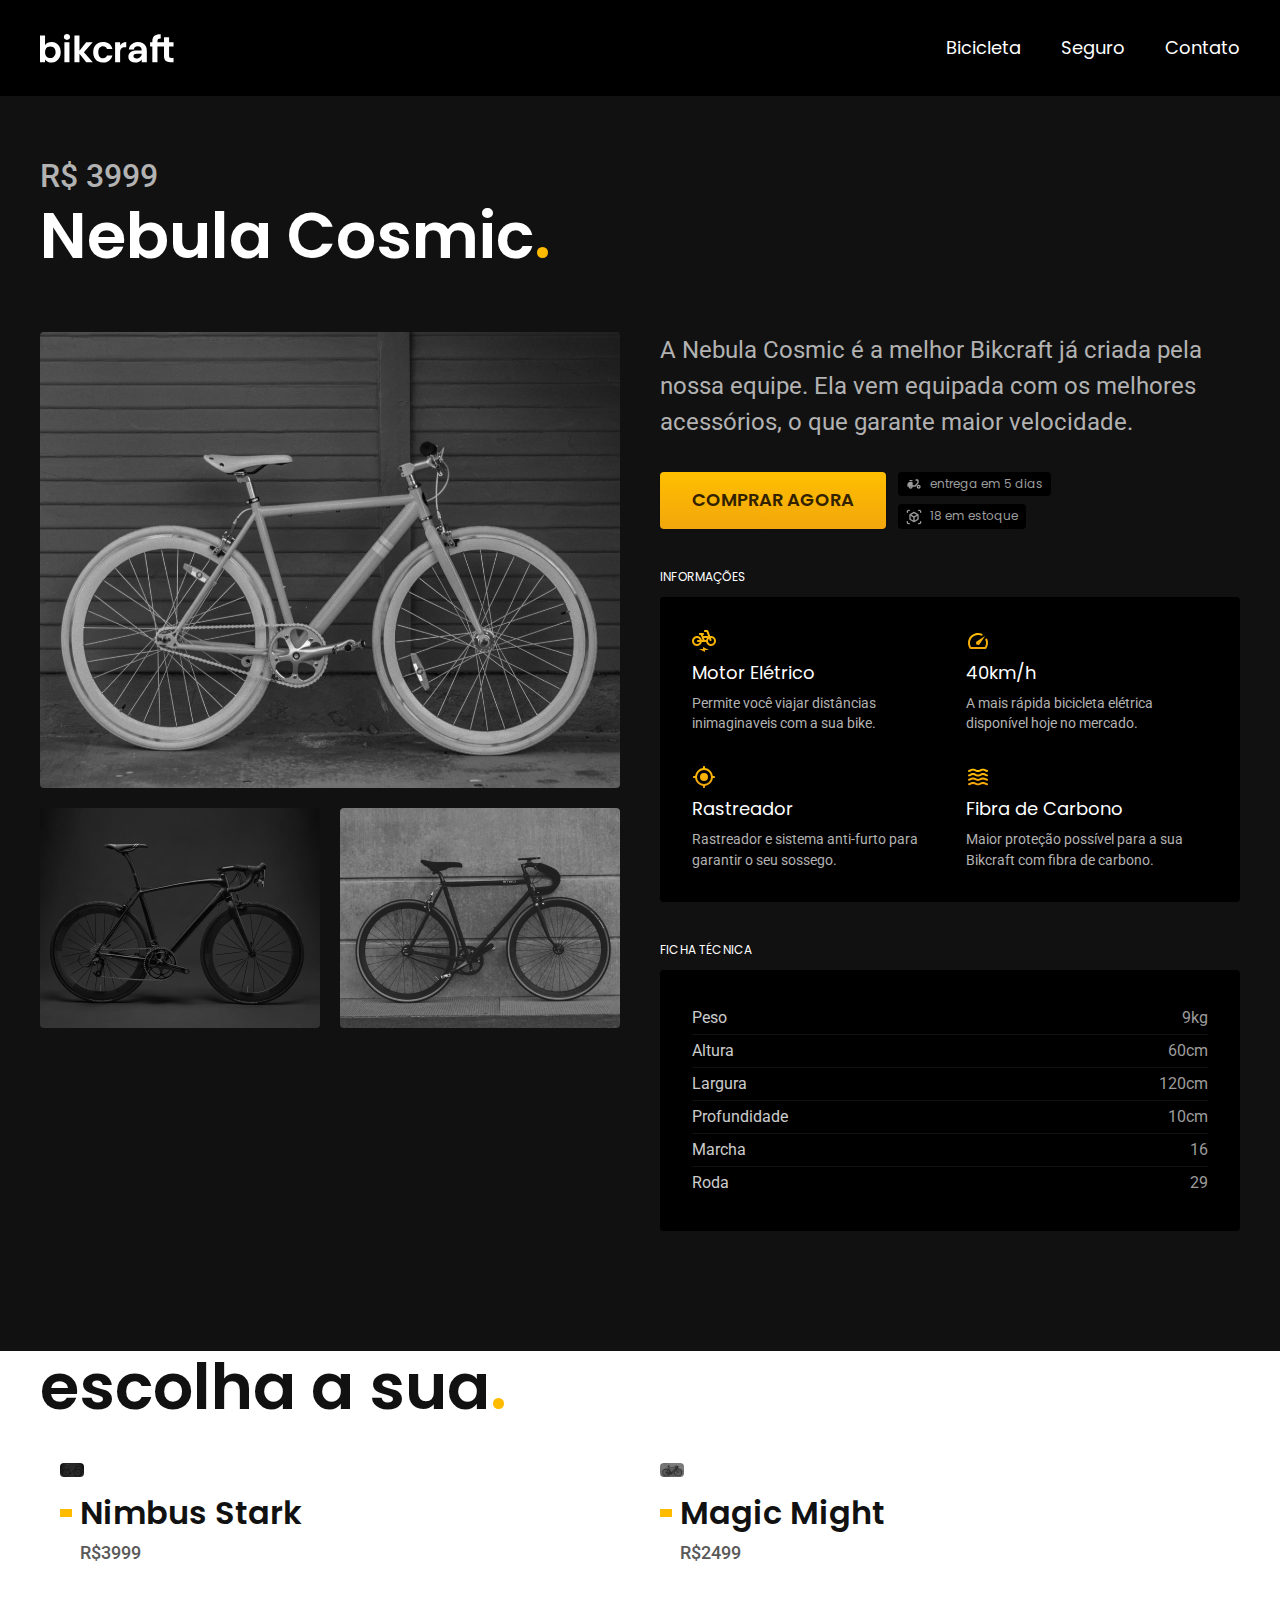
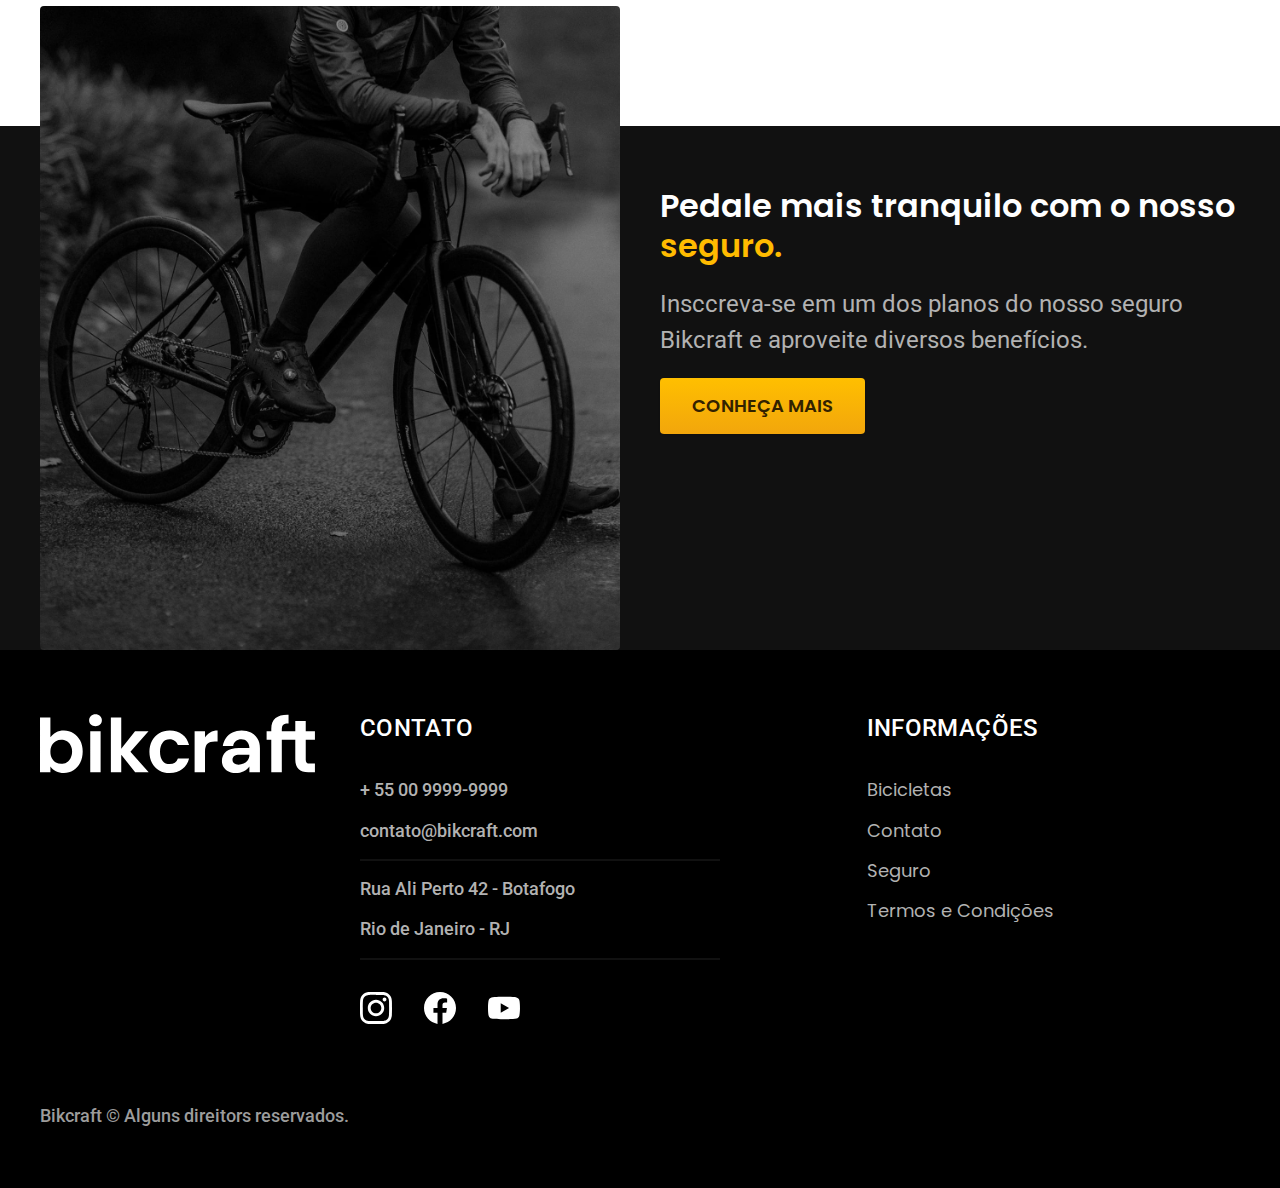
<file: bicicletas/nebula.html>
<!DOCTYPE html>
<html lang="pt-br">

<head>
  <meta charset="UTF-8">
  <meta name="viewport" content="width=device-width, initial-scale=1.0">
  <meta name="description" content="Termos e Condições">
  <link rel="stylesheet" href="../css/style.css">
  <title>Nebula - Bikcraft </title>
  <link rel="preconnect" href="https://fonts.googleapis.com">
  <link rel="preconnect" href="https://fonts.gstatic.com" crossorigin>
  <link href="https://fonts.googleapis.com/css2?family=Poppins:wght@400;600&family=Roboto:wght@400;500&display=swap" rel="stylesheet">
</head>

<body id="bicicleta">
  <header class="header-bg">
    <div class="header container">
      <a href="../">
        <img src="../img/bikcraft.svg" alt="Bikcraft">
      </a>
      <nav aria-label="primaria">
        <ul class="header-menu font-1-m cor-0">
          <li><a href="../bicicletas.html">Bicicleta</a></li>
          <li><a href="../seguros.html">Seguro</a></li>
          <li><a href="../contato.html">Contato</a></li>
        </ul>
      </nav>
    </div>
  </header>

  <main class="titulo-bg">
    <div>
      <div class="titulo container">
        <p class="font-2-xl cor-5"> R$ 3999</p>
        <h1 class=" font-1-xxl cor-0"> Nebula Cosmic<span class="cor-p1">.</span></h1>
      </div>
    </div>
    <div class="bicicleta container">
      <div class="bicicleta-imagens">
        <img src="../img/bicicleta/nimbus3.jpg" alt="">
        <img src="../img/bicicleta/nimbus1.jpg" alt="">
        <img src="../img/bicicleta/nimbus2.jpg" alt="">
      </div>
      <div class="bicicleta-conteudo">
        <p class="font-2-l cor-5">A Nebula Cosmic é a melhor Bikcraft já criada pela nossa equipe. Ela vem equipada com os melhores acessórios, o que garante maior velocidade.</p>
        <div class="bicicleta-comprar">
          <a href="../orcamento.html" class="botao">Comprar Agora</a>
          <span class="font-1-xs cor-6"><img src="../img/icones/entrega.svg" alt=""> entrega em 5 dias</span>
          <span class="font-1-xs cor-6"><img src="../img/icones/estoque.svg" alt=""> 18 em estoque</span>
        </div>

        <h2 class="font-1-xs cor-0">Informações</h2>
        <ul class="bicicleta-informacoes">
          <li>
            <img src="../img/icones/eletrica.svg" alt="">
            <h3 class="font-1-m cor-0">Motor Elétrico</h3>
            <p class="font-2-xs cor-5">Permite você viajar distâncias inimaginaveis com a sua bike.</p>
          </li>
          <li>
            <img src="../img/icones/velocidade.svg" alt="">
            <h3 class="font-1-m cor-0"> 40km/h </h3>
            <p class="font-2-xs cor-5">A mais rápida bicicleta elétrica disponível hoje no mercado.</p>
          </li>
          <li>
            <img src="../img/icones/rastreador.svg" alt="">
            <h3 class="font-1-m cor-0"> Rastreador </h3>
            <p class="font-2-xs cor-5">Rastreador e sistema anti-furto para garantir o seu sossego.</p>
          </li>
          <li>
            <img src="../img/icones/carbono.svg" alt="">
            <h3 class="font-1-m cor-0"> Fibra de Carbono </h3>
            <p class="font-2-xs cor-5">Maior proteção possível para a sua Bikcraft com fibra de carbono.</p>
          </li>
        </ul>
        <h2 class="font-1-xs cor-0">Ficha técnica</h2>
        <ul class="bicicleta-ficha font-2-s cor-4">
          <li>Peso <span>9kg</span></li>
          <li>Altura <span>60cm</span></li>
          <li>Largura <span>120cm</span></li>
          <li>Profundidade <span>10cm</span></li>
          <li>Marcha <span>16</span></li>
          <li>Roda <span>29</span></li>
        </ul>
      </div>
    </div>
  </main>

  <article class="bicicletas-lista container">
    <div>
      <h2 class="font-1-xxl">escolha a sua<span class="cor-p1">.</span></h2>
    </div>
    <div>
      <ul>
        <li>
          <a href="./nimbus.html">
            <img src="../img/bicicletas/nimbus.jpg" alt="Bicicleta Cinza">
            <h3 class="font-1-xl">Nimbus Stark</h3>
            <span class="font-2-m cor-8">R$3999</span>
          </a>
        </li>
        <li>
          <a href="./magic.html">
            <img src="../img/bicicletas/magic.jpg" alt="Bicicleta Preta">
            <h3 class="font-1-xl">Magic Might</h3>
            <span class="font-2-m cor-8">R$2499</span>
          </a>
        </li>
      </ul>
    </div>
  </article>

  <article class="seguro-bg">
    <div class="seguro container">
      <div class="seguro-imagem">
        <img src="../img/fotos/seguros.jpg" alt="">
      </div>
      <div class="seguro-conteudo">
        <h2 class="font-1-xl cor-0">Pedale mais tranquilo com o nosso <span class="cor-p1">seguro.</span></h2>
        <p class="font-2-l cor-5">Insccreva-se em um dos planos do nosso seguro Bikcraft e aproveite diversos benefícios.</p>
        <a class="botao" href="../seguros.html">Conheça Mais</a>
      </div>
    </div>
  </article>




  <footer class="footer-bg">
    <div class="footer container">
      <img src="../img/bikcraft.svg" alt="Logo Bikcraft">
      <div class="footer-contato">
        <h3 class="font-2-l-b cor-0">Contato</h3>
        <ul class="font-2-m cor-5">
          <li><a href="tel:+550099999999">+ 55 00 9999-9999</a></li>
          <li><a href="mailto:contato@bikcraft.com">contato@bikcraft.com</a></li>
          <li>Rua Ali Perto 42 - Botafogo</li>
          <li>Rio de Janeiro - RJ</li>
        </ul>
        <div class="footer-redes">
          <a href="../">
            <img src="../img/redes/instagram.svg" alt="Instagram">
          </a>
          <a href="../">
            <img src="../img/redes/facebook.svg" alt="Facebook">
          </a>
          <a href="../">
            <img src="../img/redes/youtube.svg" alt="Youtube">
          </a>
        </div>
      </div>
      <div class="footer-informacoes">
        <h3 class="font-2-l-b cor-0">Informações</h3>
        <nav>
          <ul class="font-1-m cor-5">
            <li><a href="../bicicletas.html">Bicicletas</a></li>
            <li><a href="../contato.html">Contato</a></li>
            <li><a href="../seguros.html">Seguro</a></li>
            <li><a href="../termos.html">Termos e Condições</a></li>
          </ul>
        </nav>
      </div>
      <p class="footer-copy font-2-m cor-6">Bikcraft © Alguns direitors reservados. </p>
    </div>
  </footer>
</body>
</file>
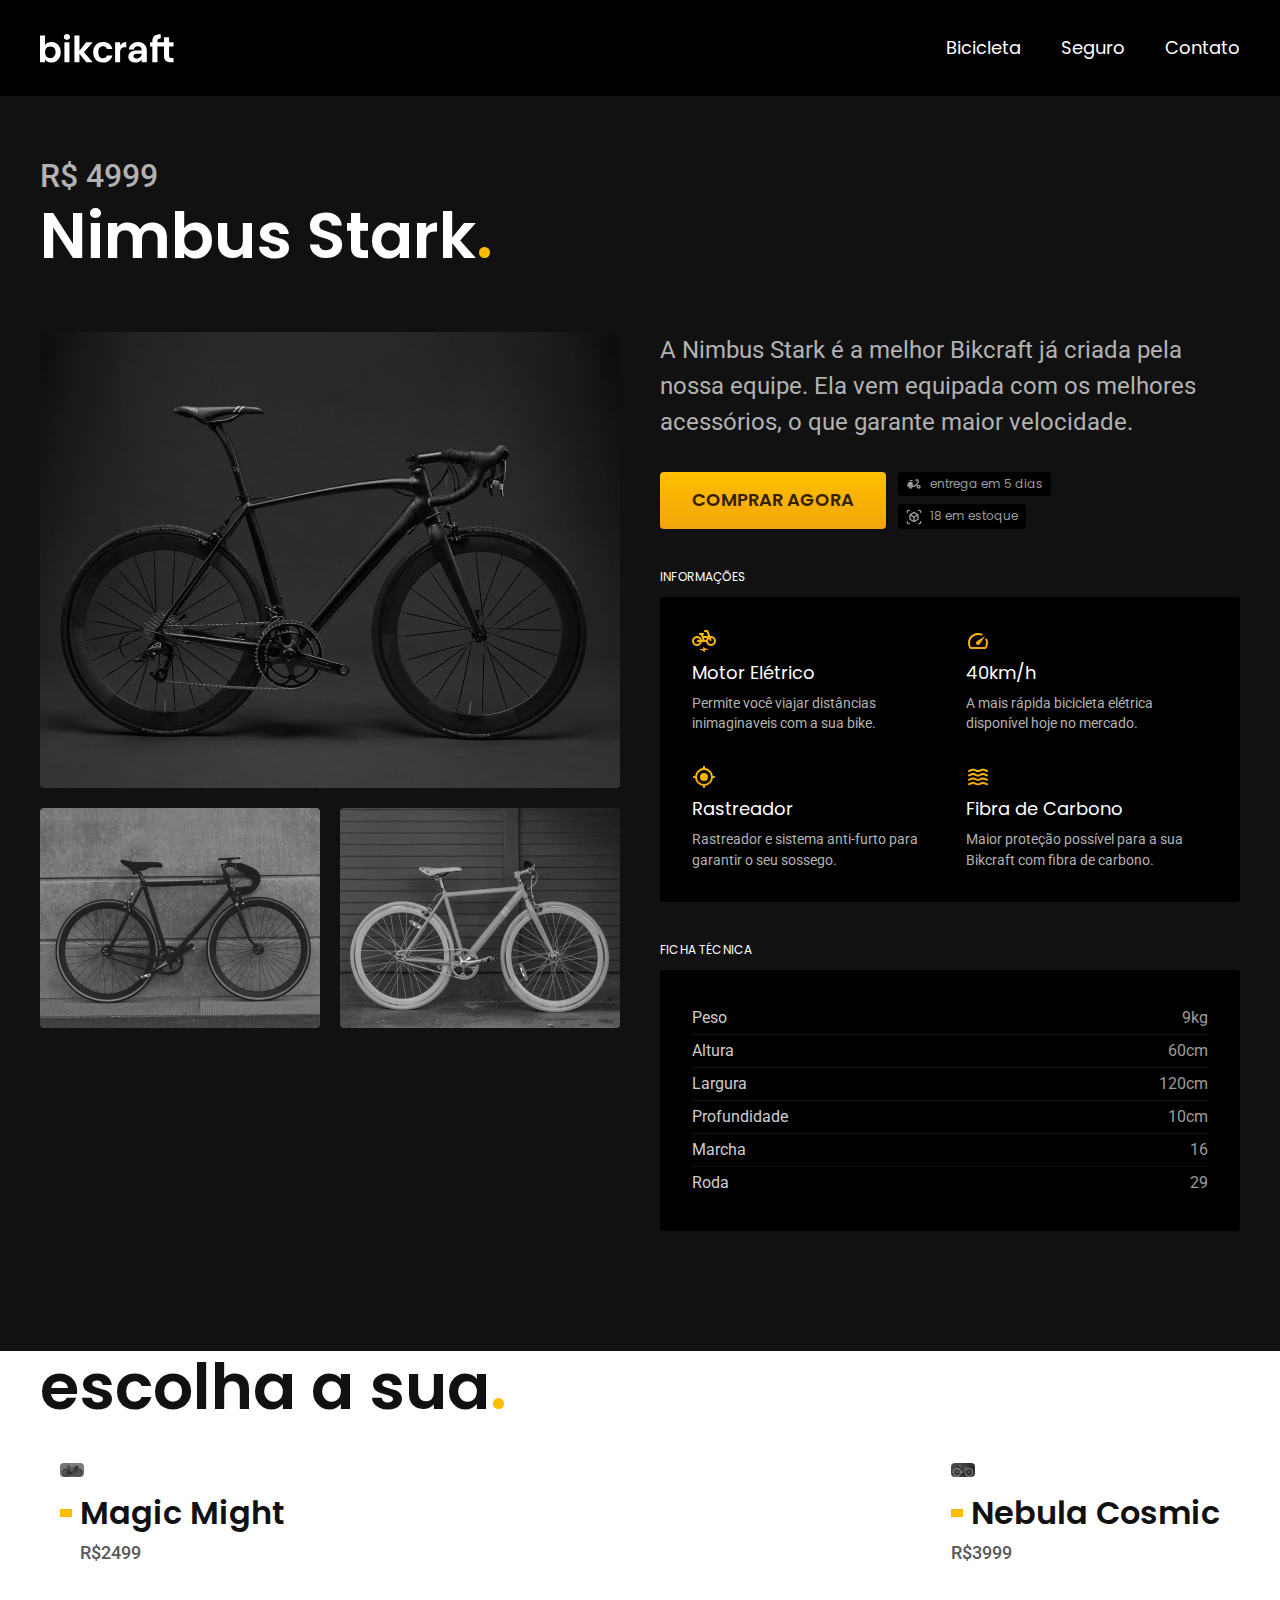
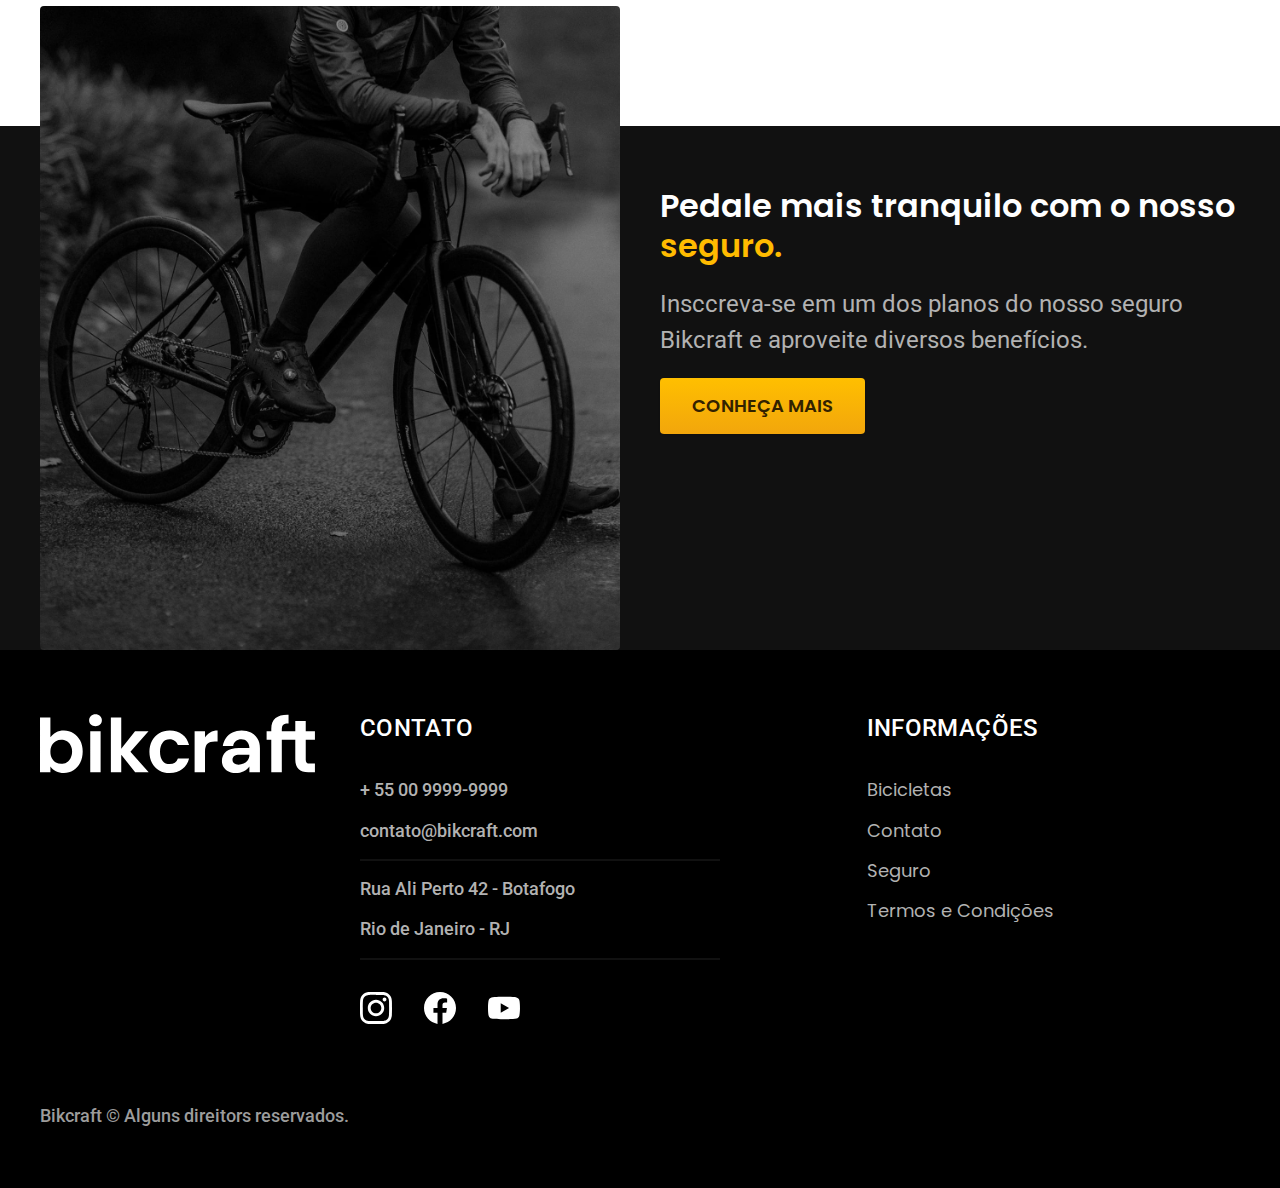
<file: bicicletas/nimbus.html>
<!DOCTYPE html>
<html lang="pt-br">

<head>
  <meta charset="UTF-8">
  <meta name="viewport" content="width=device-width, initial-scale=1.0">
  <meta name="description" content="Termos e Condições">
  <link rel="stylesheet" href="../css/style.css">
  <title>Nimbus Stark - Bikcraft </title>
  <link rel="preconnect" href="https://fonts.googleapis.com">
  <link rel="preconnect" href="https://fonts.gstatic.com" crossorigin>
  <link href="https://fonts.googleapis.com/css2?family=Poppins:wght@400;600&family=Roboto:wght@400;500&display=swap" rel="stylesheet">
</head>

<body id="bicicleta">
  <header class="header-bg">
    <div class="header container">
      <a href="../">
        <img src="../img/bikcraft.svg" alt="Bikcraft">
      </a>
      <nav aria-label="primaria">
        <ul class="header-menu font-1-m cor-0">
          <li><a href="../bicicletas.html">Bicicleta</a></li>
          <li><a href="../seguros.html">Seguro</a></li>
          <li><a href="../contato.html">Contato</a></li>
        </ul>
      </nav>
    </div>
  </header>

  <main class="titulo-bg">
    <div>
      <div class="titulo container">
        <p class="font-2-xl cor-5"> R$ 4999</p>
        <h1 class=" font-1-xxl cor-0"> Nimbus Stark<span class="cor-p1">.</span></h1>
      </div>
    </div>
    <div class="bicicleta container">
      <div class="bicicleta-imagens">
        <img src="../img/bicicleta/nimbus1.jpg" alt="">
        <img src="../img/bicicleta/nimbus2.jpg" alt="">
        <img src="../img/bicicleta/nimbus3.jpg" alt="">
      </div>
      <div class="bicicleta-conteudo">
        <p class="font-2-l cor-5">A Nimbus Stark é a melhor Bikcraft já criada pela nossa equipe. Ela vem equipada com os melhores acessórios, o que garante maior velocidade.</p>
        <div class="bicicleta-comprar">
          <a href="../orcamento.html" class="botao">Comprar Agora</a>
          <span class="font-1-xs cor-6"><img src="../img/icones/entrega.svg" alt=""> entrega em 5 dias</span>
          <span class="font-1-xs cor-6"><img src="../img/icones/estoque.svg" alt=""> 18 em estoque</span>
        </div>

        <h2 class="font-1-xs cor-0">Informações</h2>
        <ul class="bicicleta-informacoes">
          <li>
            <img src="../img/icones/eletrica.svg" alt="">
            <h3 class="font-1-m cor-0">Motor Elétrico</h3>
            <p class="font-2-xs cor-5">Permite você viajar distâncias inimaginaveis com a sua bike.</p>
          </li>
          <li>
            <img src="../img/icones/velocidade.svg" alt="">
            <h3 class="font-1-m cor-0"> 40km/h </h3>
            <p class="font-2-xs cor-5">A mais rápida bicicleta elétrica disponível hoje no mercado.</p>
          </li>
          <li>
            <img src="../img/icones/rastreador.svg" alt="">
            <h3 class="font-1-m cor-0"> Rastreador </h3>
            <p class="font-2-xs cor-5">Rastreador e sistema anti-furto para garantir o seu sossego.</p>
          </li>
          <li>
            <img src="../img/icones/carbono.svg" alt="">
            <h3 class="font-1-m cor-0"> Fibra de Carbono </h3>
            <p class="font-2-xs cor-5">Maior proteção possível para a sua Bikcraft com fibra de carbono.</p>
          </li>
        </ul>
        <h2 class="font-1-xs cor-0">Ficha técnica</h2>
        <ul class="bicicleta-ficha font-2-s cor-4">
          <li>Peso <span>9kg</span></li>
          <li>Altura <span>60cm</span></li>
          <li>Largura <span>120cm</span></li>
          <li>Profundidade <span>10cm</span></li>
          <li>Marcha <span>16</span></li>
          <li>Roda <span>29</span></li>
        </ul>
      </div>
    </div>
  </main>

  <article class="bicicletas-lista container">
    <div>
      <h2 class="font-1-xxl">escolha a sua<span class="cor-p1">.</span></h2>
    </div>
    <div>
      <ul>
        <li>
          <a href="./magic.html">
            <img src="../img/bicicletas/magic.jpg" alt="Bicicleta Preta">
            <h3 class="font-1-xl">Magic Might</h3>
            <span class="font-2-m cor-8">R$2499</span>
          </a>
        </li>
        <a href="./nebula.html">
          <img src="../img/bicicletas/nebula.jpg" alt="Bicicleta Cinza">
          <h3 class="font-1-xl">Nebula Cosmic</h3>
          <span class="font-2-m cor-8">R$3999</span>
        </a>
        </li>
      </ul>
    </div>
  </article>

  <article class="seguro-bg">
    <div class="seguro container">
      <div class="seguro-imagem">
        <img src="../img/fotos/seguros.jpg" alt="">
      </div>
      <div class="seguro-conteudo">
        <h2 class="font-1-xl cor-0">Pedale mais tranquilo com o nosso <span class="cor-p1">seguro.</span></h2>
        <p class="font-2-l cor-5">Insccreva-se em um dos planos do nosso seguro Bikcraft e aproveite diversos benefícios.</p>
        <a class="botao" href="../seguros.html">Conheça Mais</a>
      </div>
    </div>
  </article>




  <footer class="footer-bg">
    <div class="footer container">
      <img src="../img/bikcraft.svg" alt="Logo Bikcraft">
      <div class="footer-contato">
        <h3 class="font-2-l-b cor-0">Contato</h3>
        <ul class="font-2-m cor-5">
          <li><a href="tel:+550099999999">+ 55 00 9999-9999</a></li>
          <li><a href="mailto:contato@bikcraft.com">contato@bikcraft.com</a></li>
          <li>Rua Ali Perto 42 - Botafogo</li>
          <li>Rio de Janeiro - RJ</li>
        </ul>
        <div class="footer-redes">
          <a href="../">
            <img src="../img/redes/instagram.svg" alt="Instagram">
          </a>
          <a href="../">
            <img src="../img/redes/facebook.svg" alt="Facebook">
          </a>
          <a href="../">
            <img src="../img/redes/youtube.svg" alt="Youtube">
          </a>
        </div>
      </div>
      <div class="footer-informacoes">
        <h3 class="font-2-l-b cor-0">Informações</h3>
        <nav>
          <ul class="font-1-m cor-5">
            <li><a href="../bicicletas.html">Bicicletas</a></li>
            <li><a href="../contato.html">Contato</a></li>
            <li><a href="../seguros.html">Seguro</a></li>
            <li><a href="../termos.html">Termos e Condições</a></li>
          </ul>
        </nav>
      </div>
      <p class="footer-copy font-2-m cor-6">Bikcraft © Alguns direitors reservados. </p>
    </div>
  </footer>
</body>
</file>
<file: css/style.css>
@import "./global/global.css";
@import "./utilidades/tipografia.css";
@import "./utilidades/cores.css";
@import "./global/header.css";
@import "./global/footer.css";

/*Utilidades*/
@import "./utilidades/componentes.css";
@import "./utilidades/formulario.css";

/* Home */
@import "./home/introducao.css";
@import "./home/tecnologia.css";
@import "./home/parceiros.css";
@import "./home/depoimento.css";

/* Bicicletas */
@import "./bicicletas/bicicletas-lista.css";
@import "./bicicletas/bicicletas.css";

/* Bicicleta */
@import "./bicicleta/bicicleta.css";
@import "./bicicleta/seguro.css";

/*Seguros*/
@import "./seguros/seguros.css";
@import "./seguros/vantagens.css";
@import "./seguros/perguntas.css";

/*Contato*/
@import "./contato/contato.css";
@import "./contato/loja.css";

@import "./orcamento/orcamento.css";

/*Termos*/
@import "./termos/termos.css";
</file>
